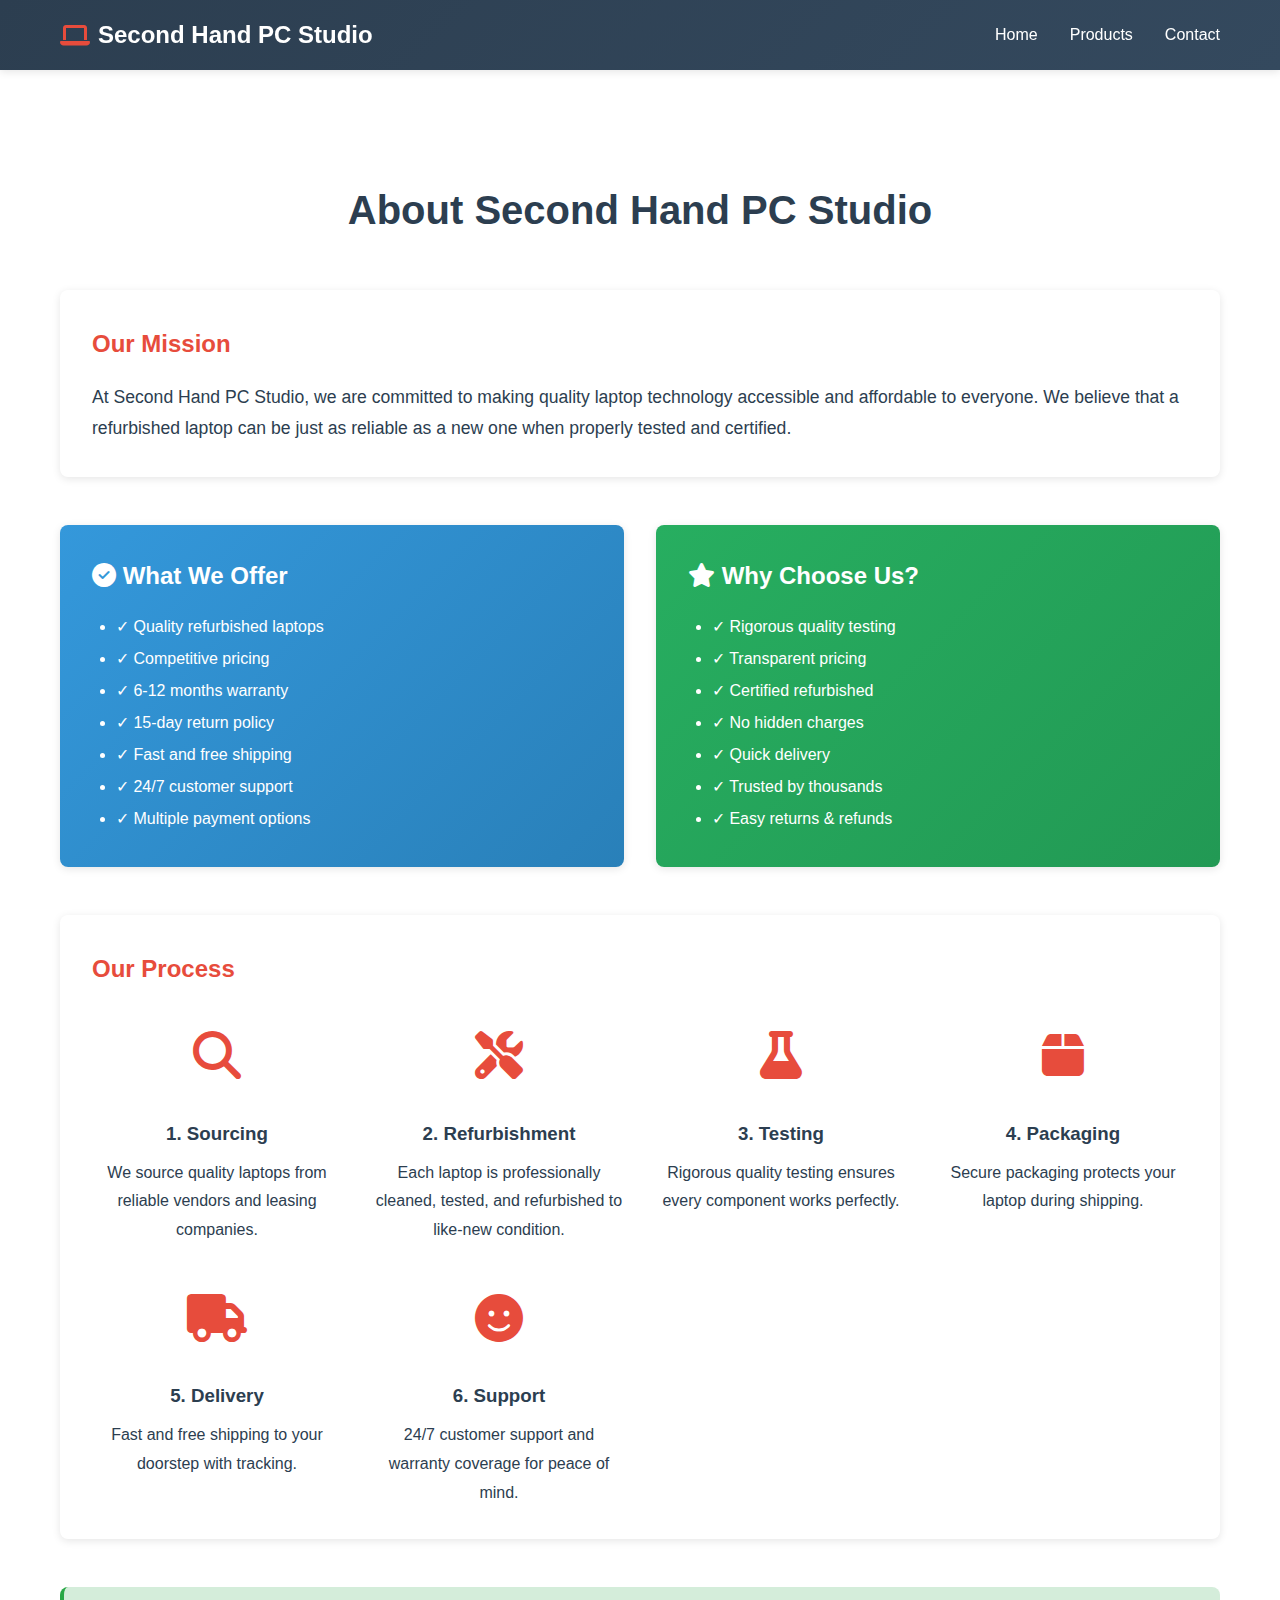
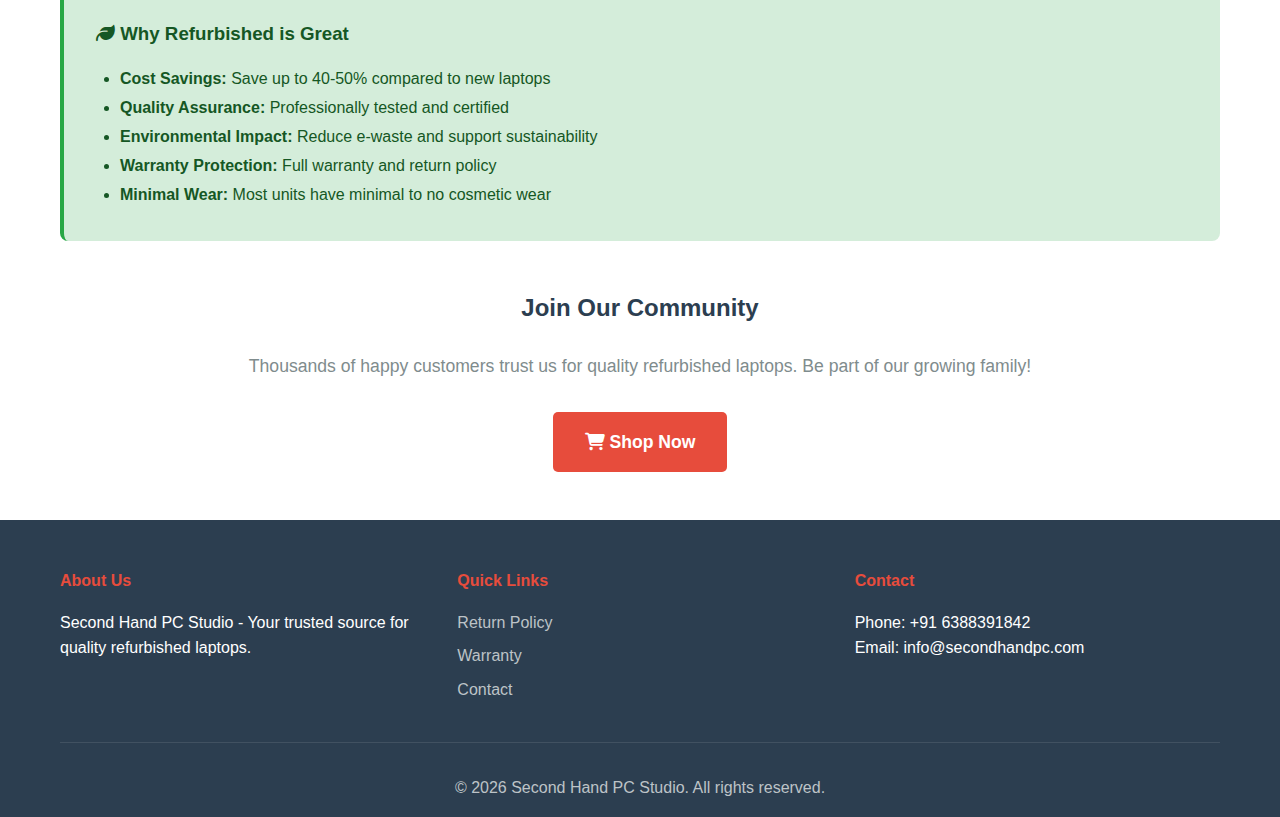
<file: pages/about.html>
<!DOCTYPE html>
<html lang="en">
<head>
    <meta charset="UTF-8">
    <meta name="viewport" content="width=device-width, initial-scale=1.0">
    <title>About Us - Second Hand PC Studio</title>
    <link rel="stylesheet" href="../css/style.css">
    <link rel="stylesheet" href="../css/responsive.css">
    <link rel="stylesheet" href="https://cdnjs.cloudflare.com/ajax/libs/font-awesome/6.4.0/css/all.min.css">
</head>
<body>
    <!-- Navigation Bar -->
    <nav class="navbar">
        <div class="container">
            <div class="nav-brand">
                <h1><i class="fas fa-laptop"></i> Second Hand PC Studio</h1>
            </div>
            <ul class="nav-menu">
                <li><a href="../index.html" class="nav-link">Home</a></li>
                <li><a href="../index.html#products" class="nav-link">Products</a></li>
                <li><a href="contact.html" class="nav-link">Contact</a></li>
            </ul>
        </div>
    </nav>

    <!-- About Section -->
    <section style="padding: 3rem 0; margin-top: 60px;">
        <div class="container">
            <h1 style="text-align: center; margin-bottom: 3rem; color: var(--primary-color); font-size: 2.5rem;">About Second Hand PC Studio</h1>

            <div style="background: white; padding: 2rem; border-radius: 8px; box-shadow: var(--shadow); margin-bottom: 3rem; line-height: 1.8;">
                <h2 style="color: var(--secondary-color); margin-bottom: 1rem;">Our Mission</h2>
                <p style="font-size: 1.1rem; color: var(--text-dark);">
                    At Second Hand PC Studio, we are committed to making quality laptop technology accessible and affordable to everyone. 
                    We believe that a refurbished laptop can be just as reliable as a new one when properly tested and certified.
                </p>
            </div>

            <div style="display: grid; grid-template-columns: 1fr 1fr; gap: 2rem; margin-bottom: 3rem;">
                <div style="background: linear-gradient(135deg, #3498db 0%, #2980b9 100%); color: white; padding: 2rem; border-radius: 8px; box-shadow: var(--shadow);">
                    <h3 style="margin-bottom: 1rem; font-size: 1.5rem;">
                        <i class="fas fa-check-circle"></i> What We Offer
                    </h3>
                    <ul style="margin-left: 1.5rem; line-height: 2;">
                        <li>✓ Quality refurbished laptops</li>
                        <li>✓ Competitive pricing</li>
                        <li>✓ 6-12 months warranty</li>
                        <li>✓ 15-day return policy</li>
                        <li>✓ Fast and free shipping</li>
                        <li>✓ 24/7 customer support</li>
                        <li>✓ Multiple payment options</li>
                    </ul>
                </div>

                <div style="background: linear-gradient(135deg, #27ae60 0%, #229954 100%); color: white; padding: 2rem; border-radius: 8px; box-shadow: var(--shadow);">
                    <h3 style="margin-bottom: 1rem; font-size: 1.5rem;">
                        <i class="fas fa-star"></i> Why Choose Us?
                    </h3>
                    <ul style="margin-left: 1.5rem; line-height: 2;">
                        <li>✓ Rigorous quality testing</li>
                        <li>✓ Transparent pricing</li>
                        <li>✓ Certified refurbished</li>
                        <li>✓ No hidden charges</li>
                        <li>✓ Quick delivery</li>
                        <li>✓ Trusted by thousands</li>
                        <li>✓ Easy returns & refunds</li>
                    </ul>
                </div>
            </div>

            <div style="background: white; padding: 2rem; border-radius: 8px; box-shadow: var(--shadow); margin-bottom: 3rem; line-height: 1.8;">
                <h2 style="color: var(--secondary-color); margin-bottom: 1.5rem;">Our Process</h2>
                <div style="display: grid; grid-template-columns: repeat(auto-fit, minmax(250px, 1fr)); gap: 2rem;">
                    <div style="text-align: center;">
                        <div style="font-size: 3rem; color: var(--secondary-color); margin-bottom: 1rem;">
                            <i class="fas fa-search"></i>
                        </div>
                        <h3 style="color: var(--primary-color); margin-bottom: 0.5rem;">1. Sourcing</h3>
                        <p>We source quality laptops from reliable vendors and leasing companies.</p>
                    </div>

                    <div style="text-align: center;">
                        <div style="font-size: 3rem; color: var(--secondary-color); margin-bottom: 1rem;">
                            <i class="fas fa-tools"></i>
                        </div>
                        <h3 style="color: var(--primary-color); margin-bottom: 0.5rem;">2. Refurbishment</h3>
                        <p>Each laptop is professionally cleaned, tested, and refurbished to like-new condition.</p>
                    </div>

                    <div style="text-align: center;">
                        <div style="font-size: 3rem; color: var(--secondary-color); margin-bottom: 1rem;">
                            <i class="fas fa-flask"></i>
                        </div>
                        <h3 style="color: var(--primary-color); margin-bottom: 0.5rem;">3. Testing</h3>
                        <p>Rigorous quality testing ensures every component works perfectly.</p>
                    </div>

                    <div style="text-align: center;">
                        <div style="font-size: 3rem; color: var(--secondary-color); margin-bottom: 1rem;">
                            <i class="fas fa-box"></i>
                        </div>
                        <h3 style="color: var(--primary-color); margin-bottom: 0.5rem;">4. Packaging</h3>
                        <p>Secure packaging protects your laptop during shipping.</p>
                    </div>

                    <div style="text-align: center;">
                        <div style="font-size: 3rem; color: var(--secondary-color); margin-bottom: 1rem;">
                            <i class="fas fa-truck"></i>
                        </div>
                        <h3 style="color: var(--primary-color); margin-bottom: 0.5rem;">5. Delivery</h3>
                        <p>Fast and free shipping to your doorstep with tracking.</p>
                    </div>

                    <div style="text-align: center;">
                        <div style="font-size: 3rem; color: var(--secondary-color); margin-bottom: 1rem;">
                            <i class="fas fa-smile"></i>
                        </div>
                        <h3 style="color: var(--primary-color); margin-bottom: 0.5rem;">6. Support</h3>
                        <p>24/7 customer support and warranty coverage for peace of mind.</p>
                    </div>
                </div>
            </div>

            <div style="background: #d4edda; color: #155724; padding: 2rem; border-radius: 8px; border-left: 4px solid #28a745;">
                <h3 style="margin-bottom: 1rem;">
                    <i class="fas fa-leaf"></i> Why Refurbished is Great
                </h3>
                <ul style="margin-left: 1.5rem; line-height: 1.8;">
                    <li><strong>Cost Savings:</strong> Save up to 40-50% compared to new laptops</li>
                    <li><strong>Quality Assurance:</strong> Professionally tested and certified</li>
                    <li><strong>Environmental Impact:</strong> Reduce e-waste and support sustainability</li>
                    <li><strong>Warranty Protection:</strong> Full warranty and return policy</li>
                    <li><strong>Minimal Wear:</strong> Most units have minimal to no cosmetic wear</li>
                </ul>
            </div>

            <div style="text-align: center; margin-top: 3rem;">
                <h2 style="color: var(--primary-color); margin-bottom: 1.5rem;">Join Our Community</h2>
                <p style="color: var(--text-light); margin-bottom: 2rem; font-size: 1.1rem;">
                    Thousands of happy customers trust us for quality refurbished laptops. Be part of our growing family!
                </p>
                <a href="../index.html#products" class="btn btn-primary" style="font-size: 1.1rem; padding: 1rem 2rem;">
                    <i class="fas fa-shopping-cart"></i> Shop Now
                </a>
            </div>
        </div>
    </section>

    <!-- Footer -->
    <footer class="footer">
        <div class="container">
            <div class="footer-grid">
                <div class="footer-col">
                    <h4>About Us</h4>
                    <p>Second Hand PC Studio - Your trusted source for quality refurbished laptops.</p>
                </div>
                <div class="footer-col">
                    <h4>Quick Links</h4>
                    <ul>
                        <li><a href="return-policy.html">Return Policy</a></li>
                        <li><a href="warranty.html">Warranty</a></li>
                        <li><a href="contact.html">Contact</a></li>
                    </ul>
                </div>
                <div class="footer-col">
                    <h4>Contact</h4>
                    <p>Phone: +91 6388391842</p>
                    <p>Email: info@secondhandpc.com</p>
                </div>
            </div>
            <div class="footer-bottom">
                <p>&copy; 2026 Second Hand PC Studio. All rights reserved.</p>
            </div>
        </div>
    </footer>
</body>
</html>
</file>
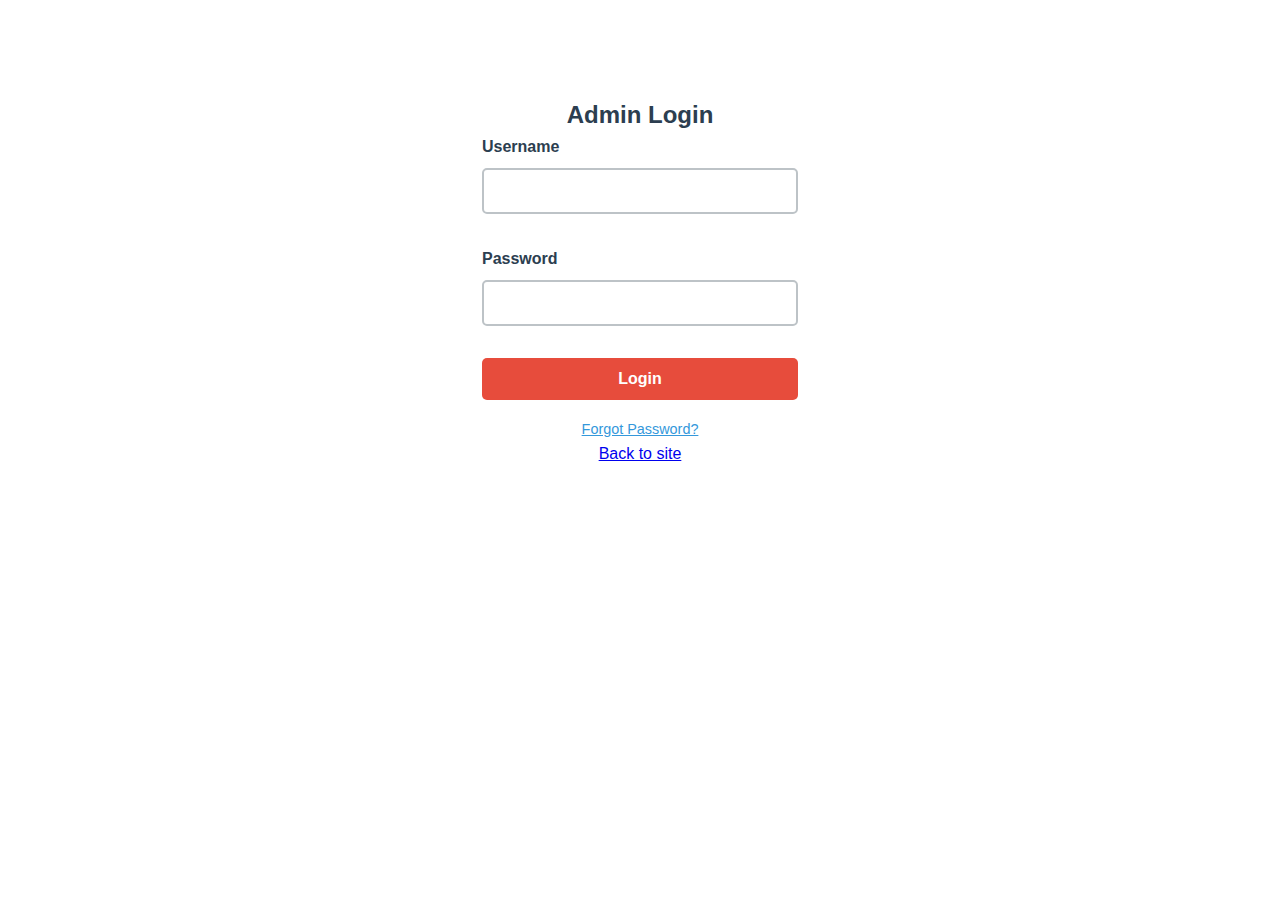
<file: pages/admin-login.html>
<!DOCTYPE html>
<html lang="en">
<head>
    <meta charset="UTF-8">
    <meta name="viewport" content="width=device-width, initial-scale=1.0">
    <title>Admin Login - Second Hand PC Studio</title>
    <link rel="stylesheet" href="../css/style.css">
    <link rel="stylesheet" href="../css/responsive.css">
    <link rel="stylesheet" href="https://cdnjs.cloudflare.com/ajax/libs/font-awesome/6.4.0/css/all.min.css">
    <script src="auth.js"></script>
</head>
<body>
    <div class="container" style="max-width:420px; margin:4rem auto;">
        <div class="card" style="padding:2rem;">
            <h2 style="text-align:center;">Admin Login</h2>
            <form id="adminLoginPageForm">
                <div class="form-group">
                    <label>Username</label>
                    <input id="adminUsernameInput" type="text" class="form-input" required>
                </div>
                <div class="form-group">
                    <label>Password</label>
                    <input id="adminPasswordInput" type="password" class="form-input" required>
                </div>
                <button type="submit" class="btn btn-primary btn-block">Login</button>
                <p style="text-align:center; margin-top:1rem;">
                    <a href="#" onclick="showForgotPasswordModal(event)" style="color: #3498db; font-size: 0.9rem;">Forgot Password?</a>
                </p>
                <p style="text-align:center;">
                    <a href="../index.html">Back to site</a>
                </p>
            </form>
        </div>
    </div>

    <!-- Forgot Password Modal -->
    <div id="forgotPasswordModal" style="display: none; position: fixed; top: 0; left: 0; width: 100%; height: 100%; background: rgba(0,0,0,0.5); z-index: 1000;">
        <div style="background: white; max-width: 400px; margin: 5rem auto; padding: 2rem; border-radius: 8px;">
            <div style="display: flex; justify-content: space-between; align-items: center; margin-bottom: 1.5rem;">
                <h3 style="margin: 0;">Reset Password</h3>
                <button type="button" onclick="closeForgotPasswordModal()" style="background: none; border: none; font-size: 1.5rem; cursor: pointer;">&times;</button>
            </div>
            
            <!-- Step 1: Enter Email -->
            <div id="step1EmailDiv">
                <div class="form-group">
                    <label>Admin Email</label>
                    <input id="resetEmailInput" type="email" class="form-input" placeholder="yadavabhinav551@gmail.com" required>
                </div>
                <button type="button" class="btn btn-primary btn-block" onclick="requestPasswordReset()">Send Reset Code</button>
            </div>

            <!-- Step 2: Enter Reset Code & New Password -->
            <div id="step2ResetDiv" style="display: none;">
                <div class="form-group">
                    <label>Reset Code (Check your terminal/console)</label>
                    <input id="resetCodeInput" type="text" class="form-input" placeholder="Enter 6-digit code" required>
                </div>
                <div class="form-group">
                    <label>New Password</label>
                    <input id="newPasswordInput" type="password" class="form-input" placeholder="Enter new password" required>
                </div>
                <button type="button" class="btn btn-primary btn-block" onclick="resetPasswordSubmit()">Reset Password</button>
                <button type="button" class="btn btn-secondary btn-block" style="margin-top: 0.5rem;" onclick="resetStep1()">Back</button>
            </div>

            <div id="resetStatusDiv" style="margin-top: 1rem; padding: 0.5rem; border-radius: 5px; display: none;"></div>
        </div>
    </div>

    <script>
        // API Configuration - Auto-detect environment
        let API_URL;
        if (window.location.hostname === 'localhost' || window.location.hostname === '127.0.0.1') {
            API_URL = 'http://127.0.0.1:5000/api';
        } else {
            API_URL = 'https://pcstudio-abhi-1.onrender.com/api';
        }

        // Login Form
        document.getElementById('adminLoginPageForm').addEventListener('submit', async function(e) {
            e.preventDefault();
            const username = document.getElementById('adminUsernameInput').value.trim();
            const password = document.getElementById('adminPasswordInput').value.trim();
            if (!username || !password) {
                alert('Please enter username and password');
                return;
            }

            try {
                const res = await fetch(`${API_URL}/admin/login`, {
                    method: 'POST',
                    headers: { 'Content-Type': 'application/json' },
                    body: JSON.stringify({ username, password })
                });
                const data = await res.json();
                if (data.success) {
                    try { setToken(data.token); } catch (e) { localStorage.setItem('adminToken', data.token); }
                    localStorage.setItem('admin', JSON.stringify(data.admin));
                    sessionStorage.setItem('adminLoggedIn', 'true');
                    sessionStorage.setItem('adminUsername', data.admin.username || username);
                    alert('Login successful — redirecting to dashboard');
                    window.location.href = 'admin.html';
                } else {
                    alert('Login failed: ' + (data.message || 'Invalid credentials'));
                }
            } catch (err) {
                alert('Login error: ' + err.message);
            }
        });

        // Forgot Password Functions
        function showForgotPasswordModal(e) {
            e.preventDefault();
            document.getElementById('forgotPasswordModal').style.display = 'block';
            document.getElementById('step1EmailDiv').style.display = 'block';
            document.getElementById('step2ResetDiv').style.display = 'none';
            document.getElementById('resetStatusDiv').style.display = 'none';
        }

        function closeForgotPasswordModal() {
            document.getElementById('forgotPasswordModal').style.display = 'none';
            resetStep1();
        }

        function resetStep1() {
            document.getElementById('resetEmailInput').value = '';
            document.getElementById('resetCodeInput').value = '';
            document.getElementById('newPasswordInput').value = '';
            document.getElementById('step1EmailDiv').style.display = 'block';
            document.getElementById('step2ResetDiv').style.display = 'none';
            document.getElementById('resetStatusDiv').style.display = 'none';
        }

        async function requestPasswordReset() {
            const email = document.getElementById('resetEmailInput').value.trim();
            const statusDiv = document.getElementById('resetStatusDiv');

            if (!email) {
                statusDiv.style.display = 'block';
                statusDiv.style.background = '#ffebee';
                statusDiv.style.color = '#c62828';
                statusDiv.innerHTML = 'Please enter your email';
                return;
            }

            try {
                const res = await fetch(`${API_URL}/admin/forgot-password`, {
                    method: 'POST',
                    headers: { 'Content-Type': 'application/json' },
                    body: JSON.stringify({ email })
                });
                const data = await res.json();

                if (data.success) {
                    statusDiv.style.display = 'block';
                    statusDiv.style.background = '#e8f5e9';
                    statusDiv.style.color = '#2e7d32';
                    statusDiv.innerHTML = `✅ ${data.message}<br><small>Code: <strong>${data.resetCode}</strong></small>`;
                    
                    // Show step 2
                    setTimeout(() => {
                        document.getElementById('step1EmailDiv').style.display = 'none';
                        document.getElementById('step2ResetDiv').style.display = 'block';
                    }, 1500);
                } else {
                    statusDiv.style.display = 'block';
                    statusDiv.style.background = '#ffebee';
                    statusDiv.style.color = '#c62828';
                    statusDiv.innerHTML = '❌ ' + (data.message || 'Error occurred');
                }
            } catch (err) {
                statusDiv.style.display = 'block';
                statusDiv.style.background = '#ffebee';
                statusDiv.style.color = '#c62828';
                statusDiv.innerHTML = '❌ Error: ' + err.message;
            }
        }

        async function resetPasswordSubmit() {
            const email = document.getElementById('resetEmailInput').value.trim();
            const resetCode = document.getElementById('resetCodeInput').value.trim();
            const newPassword = document.getElementById('newPasswordInput').value.trim();
            const statusDiv = document.getElementById('resetStatusDiv');

            if (!email || !resetCode || !newPassword) {
                statusDiv.style.display = 'block';
                statusDiv.style.background = '#ffebee';
                statusDiv.style.color = '#c62828';
                statusDiv.innerHTML = 'Please fill all fields';
                return;
            }

            if (newPassword.length < 6) {
                statusDiv.style.display = 'block';
                statusDiv.style.background = '#ffebee';
                statusDiv.style.color = '#c62828';
                statusDiv.innerHTML = 'Password must be at least 6 characters';
                return;
            }

            try {
                const res = await fetch(`${API_URL}/admin/reset-password`, {
                    method: 'POST',
                    headers: { 'Content-Type': 'application/json' },
                    body: JSON.stringify({ email, resetCode, newPassword })
                });
                const data = await res.json();

                if (data.success) {
                    statusDiv.style.display = 'block';
                    statusDiv.style.background = '#e8f5e9';
                    statusDiv.style.color = '#2e7d32';
                    statusDiv.innerHTML = '✅ ' + data.message;
                    
                    setTimeout(() => {
                        closeForgotPasswordModal();
                        alert('Password reset successful! Please login with your new password.');
                        document.getElementById('adminPasswordInput').value = '';
                    }, 1500);
                } else {
                    statusDiv.style.display = 'block';
                    statusDiv.style.background = '#ffebee';
                    statusDiv.style.color = '#c62828';
                    statusDiv.innerHTML = '❌ ' + (data.message || 'Error occurred');
                }
            } catch (err) {
                statusDiv.style.display = 'block';
                statusDiv.style.background = '#ffebee';
                statusDiv.style.color = '#c62828';
                statusDiv.innerHTML = '❌ Error: ' + err.message;
            }
        }

        // Close modal when clicking outside
        window.addEventListener('click', function(event) {
            const modal = document.getElementById('forgotPasswordModal');
            if (event.target === modal) {
                closeForgotPasswordModal();
            }
        });
    </script>
</body>
</html>
</file>
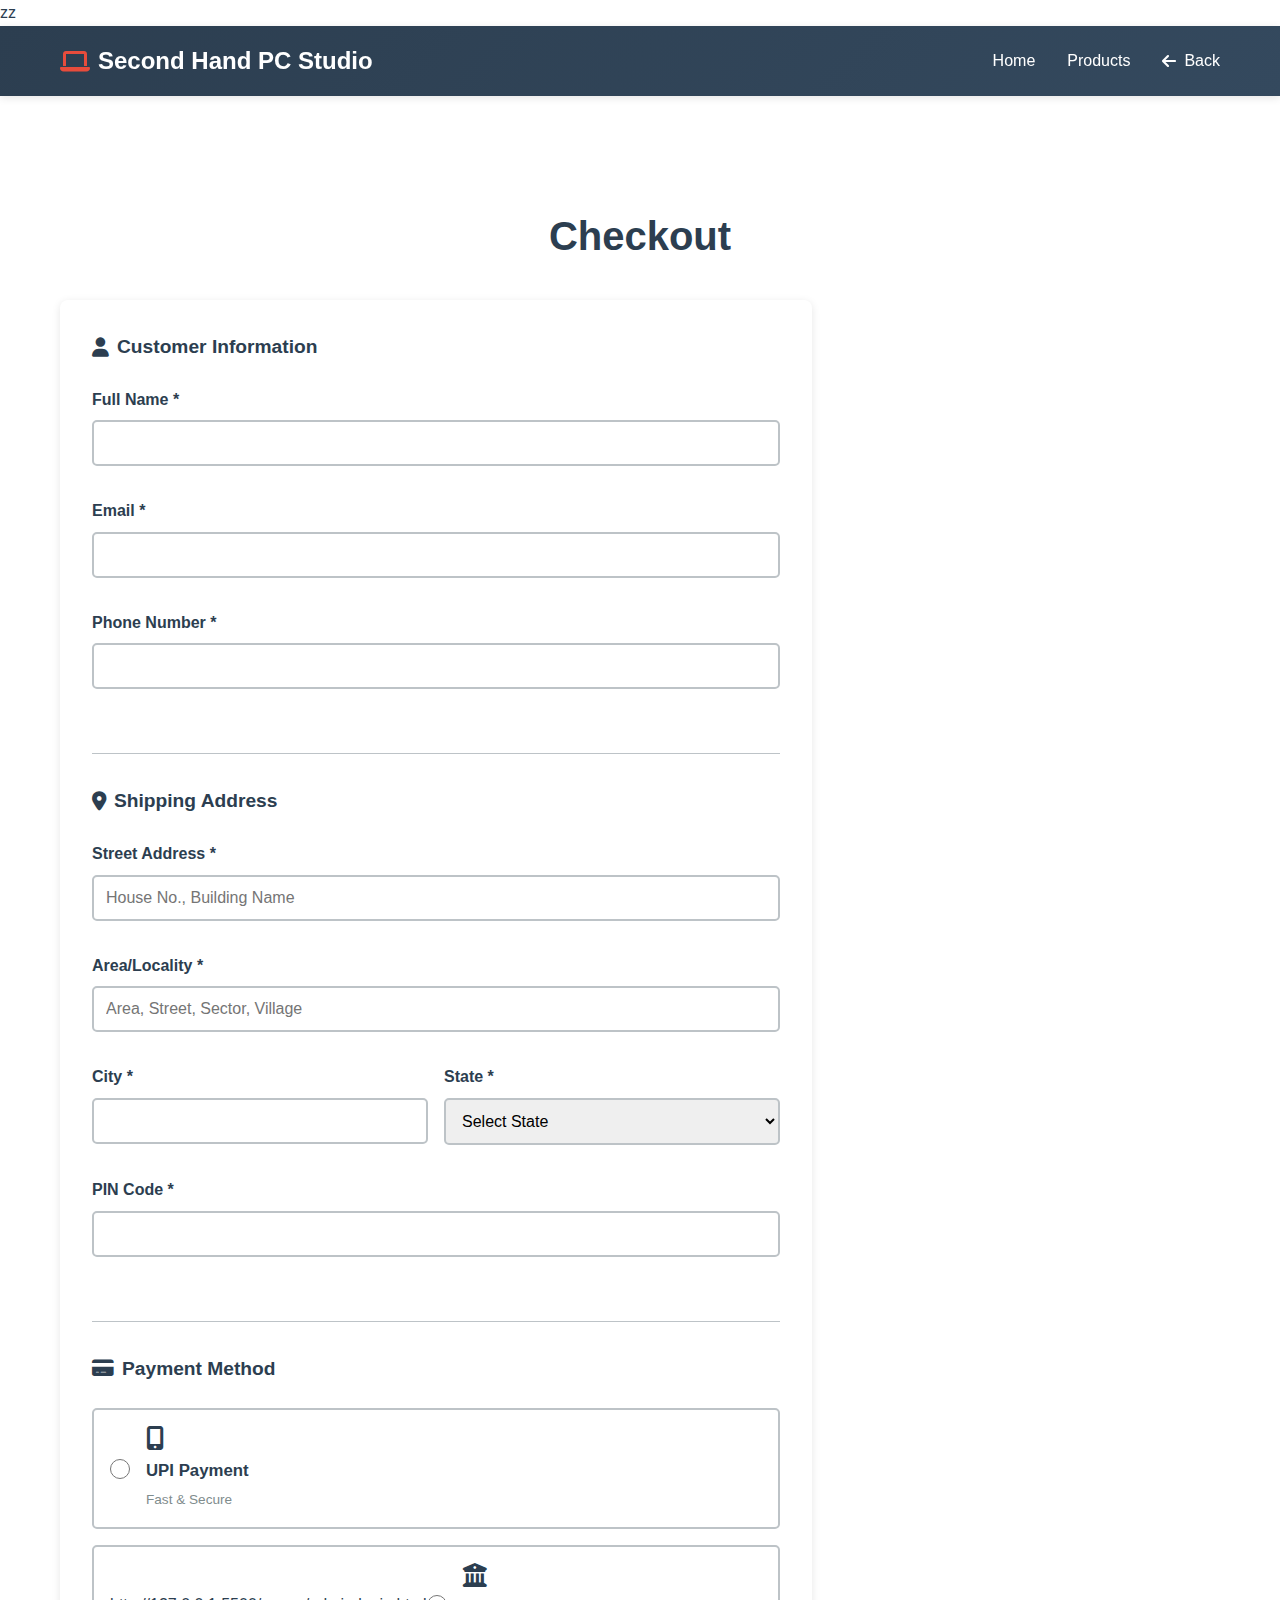
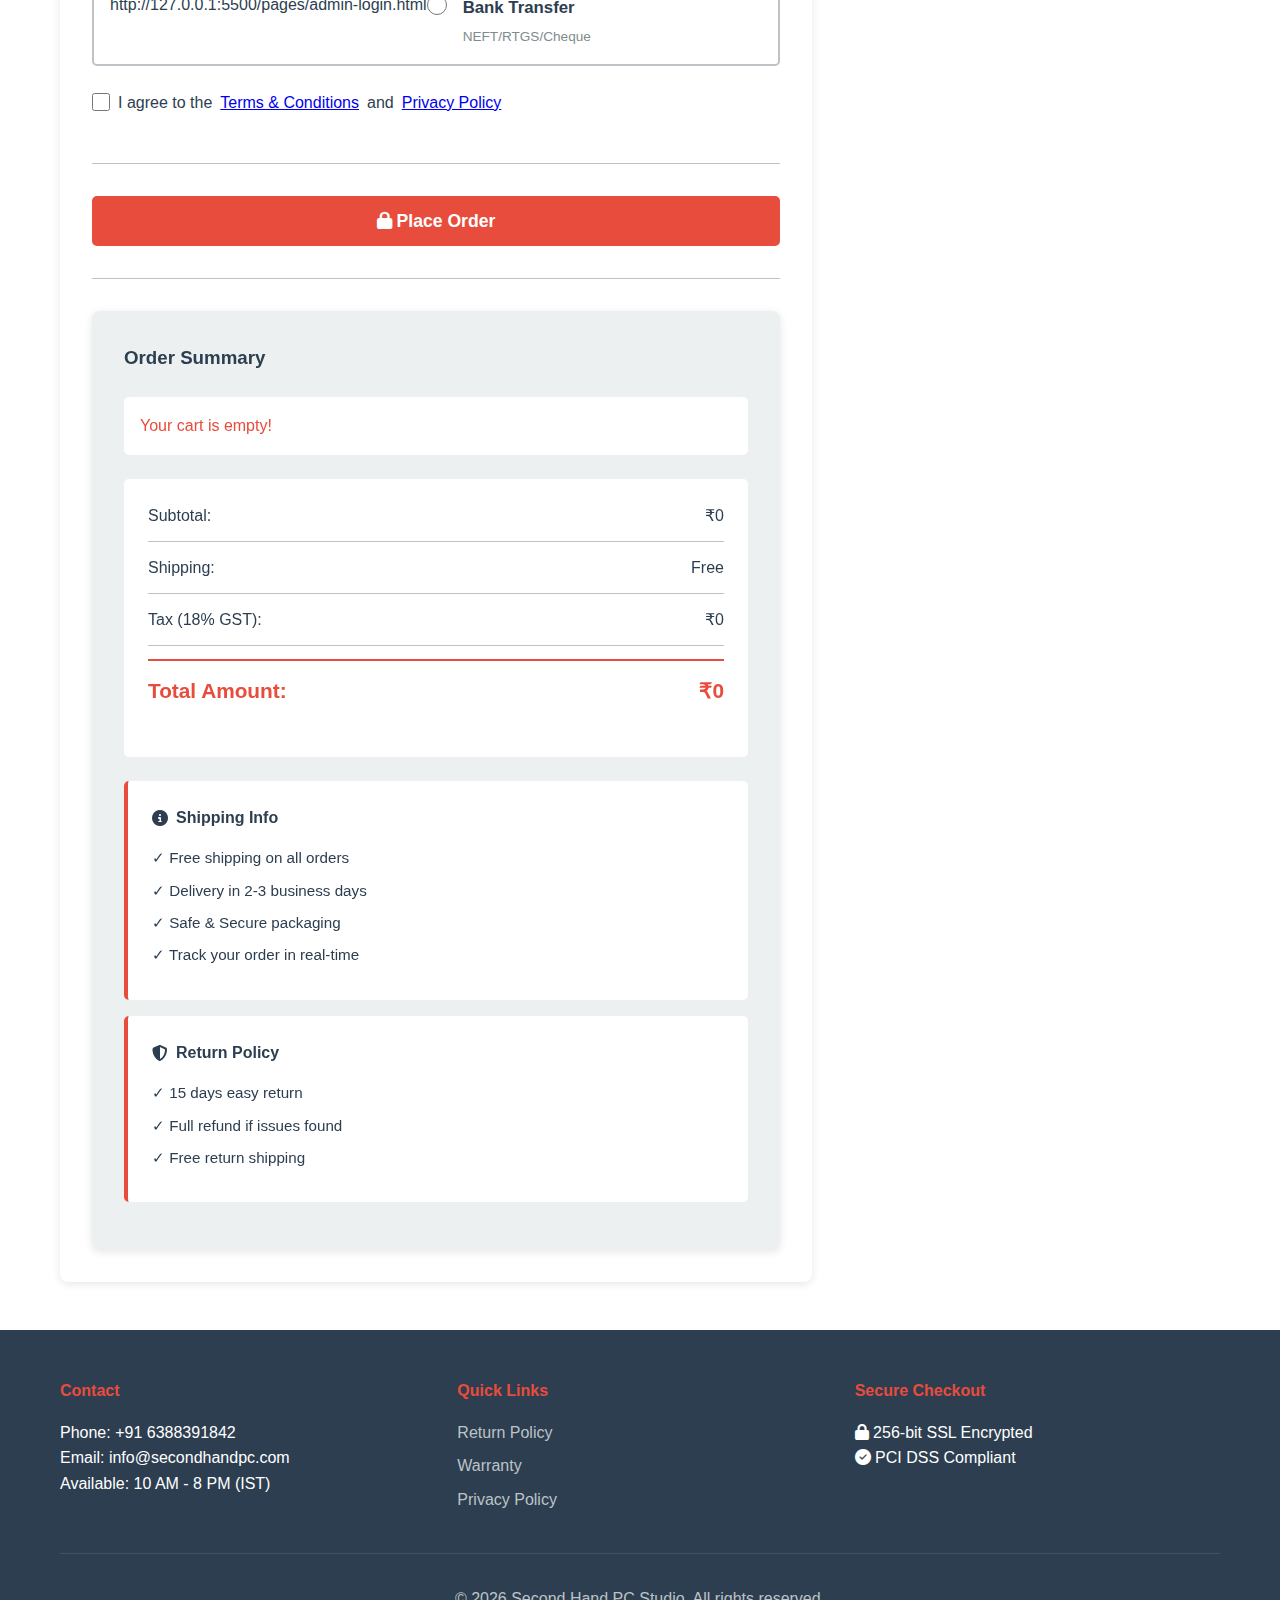
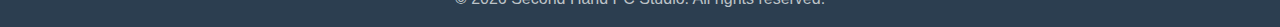
<file: pages/checkout.html>
zz<!DOCTYPE html>
<html lang="en">
<head>
    <meta charset="UTF-8">
    <meta name="viewport" content="width=device-width, initial-scale=1.0">
    <title>Checkout - Second Hand PC Studio</title>
    <link rel="stylesheet" href="../css/style.css">
    <link rel="stylesheet" href="../css/responsive.css">
    <link rel="stylesheet" href="https://cdnjs.cloudflare.com/ajax/libs/font-awesome/6.4.0/css/all.min.css">
</head>
<body>
    <!-- Navigation Bar -->
    <nav class="navbar">
        <div class="container">
            <div class="nav-brand">
                <h1><i class="fas fa-laptop"></i> Second Hand PC Studio</h1>
            </div>
            <div class="nav-toggle" id="navToggle">
                <span></span>
                <span></span>
                <span></span>
            </div>
            <ul class="nav-menu" id="navMenu">
                <li><a href="../index.html" class="nav-link">Home</a></li>
                <li><a href="../index.html#products" class="nav-link">Products</a></li>
                <li><a href="#" onclick="history.back()" class="nav-link"><i class="fas fa-arrow-left"></i> Back</a></li>
            </ul>
        </div>
    </nav>

    <!-- Checkout Section -->
    <section class="checkout-section">
        <div class="container">
            <h2>Checkout</h2>
            <div class="checkout-grid">
                <!-- Left Column: Shipping & Payment -->
                <div class="checkout-form-col">
                    <!-- Customer Info -->
                    <div class="form-section">
                        <h3><i class="fas fa-user"></i> Customer Information</h3>
                        <form id="customerInfoForm">
                            <div class="form-group">
                                <label>Full Name *</label>
                                <input type="text" id="customerName" required class="form-input">
                            </div>
                            <div class="form-group">
                                <label>Email *</label>
                                <input type="email" id="customerEmail" required class="form-input">
                            </div>
                            <div class="form-group">
                                <label>Phone Number *</label>
                                <input type="tel" id="customerPhone" required class="form-input">
                            </div>
                        </form>
                    </div>

                    <!-- Shipping Address -->
                    <div class="form-section">
                        <h3><i class="fas fa-map-marker-alt"></i> Shipping Address</h3>
                        <form id="shippingForm">
                            <div class="form-group">
                                <label>Street Address *</label>
                                <input type="text" id="address" placeholder="House No., Building Name" required class="form-input">
                            </div>
                            <div class="form-group">
                                <label>Area/Locality *</label>
                                <input type="text" id="area" placeholder="Area, Street, Sector, Village" required class="form-input">
                            </div>
                            <div class="form-row">
                                <div class="form-group">
                                    <label>City *</label>
                                    <input type="text" id="city" required class="form-input">
                                </div>
                                <div class="form-group">
                                    <label>State *</label>
                                    <select id="state" required class="form-input">
                                        <option value="">Select State</option>
                                        <option value="Andhra Pradesh">Andhra Pradesh</option>
                                        <option value="Arunachal Pradesh">Arunachal Pradesh</option>
                                        <option value="Assam">Assam</option>
                                        <option value="Bihar">Bihar</option>
                                        <option value="Chhattisgarh">Chhattisgarh</option>
                                        <option value="Goa">Goa</option>
                                        <option value="Gujarat">Gujarat</option>
                                        <option value="Haryana">Haryana</option>
                                        <option value="Himachal Pradesh">Himachal Pradesh</option>
                                        <option value="Jharkhand">Jharkhand</option>
                                        <option value="Karnataka">Karnataka</option>
                                        <option value="Kerala">Kerala</option>
                                        <option value="Madhya Pradesh">Madhya Pradesh</option>
                                        <option value="Maharashtra">Maharashtra</option>
                                        <option value="Manipur">Manipur</option>
                                        <option value="Meghalaya">Meghalaya</option>
                                        <option value="Mizoram">Mizoram</option>
                                        <option value="Nagaland">Nagaland</option>
                                        <option value="Odisha">Odisha</option>
                                        <option value="Punjab">Punjab</option>
                                        <option value="Rajasthan">Rajasthan</option>
                                        <option value="Sikkim">Sikkim</option>
                                        <option value="Tamil Nadu">Tamil Nadu</option>
                                        <option value="Telangana">Telangana</option>
                                        <option value="Tripura">Tripura</option>
                                        <option value="Uttar Pradesh">Uttar Pradesh</option>
                                        <option value="Uttarakhand">Uttarakhand</option>
                                        <option value="West Bengal">West Bengal</option>
                                    </select>
                                </div>
                            </div>
                            <div class="form-group">
                                <label>PIN Code *</label>
                                <input type="text" id="pincode" pattern="[0-9]{6}" required class="form-input">
                            </div>
                        </form>
                    </div>

                    <!-- Payment Method -->
                    <div class="form-section">
                        <h3><i class="fas fa-credit-card"></i> Payment Method</h3>
                        <div class="payment-methods">
                            <label class="payment-option">
                                <input type="radio" name="paymentMethod" value="upi" required>
                                <span class="payment-label">
                                    <i class="fas fa-mobile-alt"></i>
                                    <strong>UPI Payment</strong>
                                    <small>Fast & Secure</small>
                                </span>
                            </label>
                            <label class="payment-option">
                                    http://127.0.0.1:5500/pages/admin-login.html                                    <input type="radio" name="paymentMethod" value="bank">
                                    <span class="payment-label">
                                        <i class="fas fa-bank"></i>
                                        <strong>Bank Transfer</strong>
                                        <small>NEFT/RTGS/Cheque</small>
                        <div id="upiSection" style="display: none;">
                            <div style="background: #e8f4f8; padding: 1rem; border-radius: 5px; margin-bottom: 1rem; border-left: 4px solid #3498db;">
                                <h4 style="margin-top: 0; color: #2c3e50;"><i class="fas fa-qrcode"></i> Admin UPI Details</h4>
                                <div id="upiDetailsDisplay" style="color: #2c3e50;">
                                    <p>Loading payment details...</p>
                                </div>
                            </div>
                            <div class="form-group">
                                <label>Transaction ID (after UPI payment) *</label>
                                <input type="text" id="upiTransactionId" placeholder="Enter UPI Reference Number" class="form-input">
                                <small style="color: #7f8c8d;">Eg: UPI123456789012345</small>
                            </div>
                            <div class="form-group">
                                <label>Upload Payment Proof (Screenshot) *</label>
                                <input type="file" id="upiProofFile" accept="image/*" class="form-input" required>
                                <small style="color: #7f8c8d;">Upload screenshot of successful payment (JPG, PNG)</small>
                            </div>
                        </div>

                        <!-- Bank Transfer Section -->
                        <div id="bankSection" style="display: none;">
                            <div style="background: #e8f4f8; padding: 1rem; border-radius: 5px; margin-bottom: 1rem; border-left: 4px solid #3498db;">
                                <h4 style="margin-top: 0; color: #2c3e50;"><i class="fas fa-bank"></i> Admin Bank Details</h4>
                                <div id="bankDetailsDisplay" style="color: #2c3e50;">
                                    <p>Loading payment details...</p>
                                </div>
                            </div>
                            <div class="form-group">
                                <label>Transaction ID/Reference Number *</label>
                                <input type="text" id="bankTransactionId" placeholder="Enter Bank Transfer Reference" class="form-input">
                                <small style="color: #7f8c8d;">Eg: NEFT123456 or Cheque Number</small>
                            </div>
                            <div class="form-group">
                                <label>Upload Payment Proof (Screenshot/Photo) *</label>
                                <input type="file" id="bankProofFile" accept="image/*" class="form-input" required>
                                <small style="color: #7f8c8d;">Upload screenshot or photo of payment confirmation (JPG, PNG)</small>
                            </div>
                        </div>

                        <!-- Card Section - REMOVED -->
                        <!-- Use Bank Transfer instead of credit card for manual payment -->

                    </div>

                    <!-- Terms & Conditions -->
                    <div class="form-section">
                        <label class="checkbox-label">
                            <input type="checkbox" id="agreeTerms" required>
                            I agree to the <a href="terms.html" target="_blank">Terms & Conditions</a> and <a href="privacy.html" target="_blank">Privacy Policy</a>
                        </label>
                    </div>

                    <button class="btn btn-primary btn-block" style="height: 50px; font-size: 1.1rem; margin-top: 2rem;" onclick="placeOrder()">
                        <i class="fas fa-lock"></i> Place Order
                    </button>
                </div>

                <!-- Right Column: Order Summary -->
                <div class="order-summary-col">
                    <div class="order-summary">
                        <h3>Order Summary</h3>
                        <div id="orderItems" class="order-items">
                            <!-- Cart items will be displayed here -->
                        </div>

                        <div class="summary-box">
                            <div class="summary-row">
                                <span>Subtotal:</span>
                                <span id="summarySubtotal">₹0</span>
                            </div>
                            <div class="summary-row">
                                <span>Shipping:</span>
                                <span id="summaryShipping">Free</span>
                            </div>
                            <div class="summary-row">
                                <span>Tax (18% GST):</span>
                                <span id="summaryTax">₹0</span>
                            </div>
                            <div class="summary-row total">
                                <span>Total Amount:</span>
                                <span id="summaryTotal">₹0</span>
                            </div>
                        </div>

                        <div class="info-box">
                            <h4><i class="fas fa-info-circle"></i> Shipping Info</h4>
                            <p>✓ Free shipping on all orders</p>
                            <p>✓ Delivery in 2-3 business days</p>
                            <p>✓ Safe & Secure packaging</p>
                            <p>✓ Track your order in real-time</p>
                        </div>

                        <div class="info-box">
                            <h4><i class="fas fa-shield-alt"></i> Return Policy</h4>
                            <p>✓ 15 days easy return</p>
                            <p>✓ Full refund if issues found</p>
                            <p>✓ Free return shipping</p>
                        </div>
                    </div>
                </div>
            </div>
        </div>
    </section>

    <!-- Footer -->
    <footer class="footer">
        <div class="container">
            <div class="footer-grid">
                <div class="footer-col">
                    <h4>Contact</h4>
                    <p>Phone: +91 6388391842</p>
                    <p>Email: info@secondhandpc.com</p>
                    <p>Available: 10 AM - 8 PM (IST)</p>
                </div>
                <div class="footer-col">
                    <h4>Quick Links</h4>
                    <ul>
                        <li><a href="return-policy.html">Return Policy</a></li>
                        <li><a href="warranty.html">Warranty</a></li>
                        <li><a href="privacy.html">Privacy Policy</a></li>
                    </ul>
                </div>
                <div class="footer-col">
                    <h4>Secure Checkout</h4>
                    <p><i class="fas fa-lock"></i> 256-bit SSL Encrypted</p>
                    <p><i class="fas fa-check-circle"></i> PCI DSS Compliant</p>
                </div>
            </div>
            <div class="footer-bottom">
                <p>&copy; 2026 Second Hand PC Studio. All rights reserved.</p>
            </div>
        </div>
    </footer>

    <!-- Success Modal -->
    <div id="successModal" class="modal">
        <div class="modal-content" style="text-align: center; max-width: 400px;">
            <div style="font-size: 3rem; color: #27ae60; margin-bottom: 1rem;">
                <i class="fas fa-check-circle"></i>
            </div>
            <h3 style="color: #27ae60;">Order Placed Successfully!</h3>
            <p id="orderNumber" style="font-size: 1.2rem; margin: 1rem 0;"></p>
            <p>Your order has been received. You will receive a confirmation email shortly.</p>
            <p style="color: #7f8c8d; margin-top: 1rem;">An admin will contact you to confirm delivery address and payment details.</p>
            <button class="btn btn-primary" onclick="returnToHome()" style="width: 100%; margin-top: 2rem;">Continue Shopping</button>
        </div>
    </div>

    <!-- Scripts -->
    <script>
        // Load Payment Details for Admin
        function loadPaymentDetails() {
            fetch('http://localhost:5000/api/payment-details')
                .then(res => res.json())
                .then(data => {
                    if (data.success && data.paymentDetails) {
                        // Display UPI details
                        if (data.paymentDetails.upi) {
                            const upi = data.paymentDetails.upi;
                            document.getElementById('upiDetailsDisplay').innerHTML = `
                                <p><strong>UPI ID:</strong> <span style="color: #e74c3c; font-size: 1.1em;">${upi.upiId}</span></p>
                                <p><strong>Owner Name:</strong> ${upi.ownerName}</p>
                            `;
                        } else {
                            document.getElementById('upiDetailsDisplay').innerHTML = '<p style="color: #e74c3c;">Admin has not added UPI details yet. Please use Bank Transfer.</p>';
                        }

                        // Display Bank details
                        if (data.paymentDetails.bank) {
                            const bank = data.paymentDetails.bank;
                            document.getElementById('bankDetailsDisplay').innerHTML = `
                                <p><strong>Bank Name:</strong> ${bank.bankName}</p>
                                <p><strong>Account Holder:</strong> ${bank.accountHolder}</p>
                                <p><strong>Account Number:</strong> XXXXXX${bank.accountNumber}</p>
                                <p><strong>IFSC Code:</strong> ${bank.ifscCode}</p>
                            `;
                        } else {
                            document.getElementById('bankDetailsDisplay').innerHTML = '<p style="color: #e74c3c;">Admin has not added Bank details yet. Please use UPI.</p>';
                        }
                    }
                })
                .catch(err => console.error('Error loading payment details:', err));
        }

        // Setup payment method selection
        document.querySelectorAll('input[name="paymentMethod"]').forEach(radio => {
            radio.addEventListener('change', function() {
                document.getElementById('upiSection').style.display = this.value === 'upi' ? 'block' : 'none';
                document.getElementById('bankSection').style.display = this.value === 'bank' ? 'block' : 'none';
            });
        });

        // Load cart and display order summary
        function loadOrderSummary() {
            const cart = JSON.parse(localStorage.getItem('cart')) || [];
            const orderItems = document.getElementById('orderItems');
            
            if (cart.length === 0) {
                orderItems.innerHTML = '<p style="color: #e74c3c;">Your cart is empty!</p>';
                return;
            }

            let subtotal = 0;
            orderItems.innerHTML = cart.map(item => {
                const itemTotal = item.price * item.quantity;
                subtotal += itemTotal;
                return `
                    <div class="order-item">
                        <div class="order-item-info">
                            <div class="order-item-name">${item.name}</div>
                            <div class="order-item-qty">Qty: ${item.quantity}</div>
                        </div>
                        <div class="order-item-price">₹${itemTotal.toLocaleString()}</div>
                    </div>
                `;
            }).join('');

            // Calculate totals
            const gst = Math.round(subtotal * 0.18);
            const total = subtotal + gst;

            document.getElementById('summarySubtotal').textContent = '₹' + subtotal.toLocaleString();
            document.getElementById('summaryTax').textContent = '₹' + gst.toLocaleString();
            document.getElementById('summaryTotal').textContent = '₹' + total.toLocaleString();
        }

        function placeOrder() {
            // Validate form
            const name = document.getElementById('customerName').value;
            const email = document.getElementById('customerEmail').value;
            const phone = document.getElementById('customerPhone').value;
            const address = document.getElementById('address').value;
            const city = document.getElementById('city').value;
            const state = document.getElementById('state').value;
            const pincode = document.getElementById('pincode').value;
            const agreeTerms = document.getElementById('agreeTerms').checked;
            const paymentMethod = document.querySelector('input[name="paymentMethod"]:checked').value;

            if (!name || !email || !phone || !address || !city || !state || !pincode) {
                alert('Please fill all required fields');
                return;
            }

            if (!agreeTerms) {
                alert('Please agree to Terms & Conditions');
                return;
            }

            // Validate payment method details
            if (paymentMethod === 'upi') {
                const transactionId = document.getElementById('upiTransactionId').value;
                const proofFile = document.getElementById('upiProofFile').files[0];
                if (!transactionId || !proofFile) {
                    alert('Please enter Transaction ID and upload payment proof for UPI');
                    return;
                }
            }

            if (paymentMethod === 'bank') {
                const transactionId = document.getElementById('bankTransactionId').value;
                const proofFile = document.getElementById('bankProofFile').files[0];
                if (!transactionId || !proofFile) {
                    alert('Please enter Transaction ID and upload payment proof for Bank Transfer');
                    return;
                }
            }

            // Create order object
            const cart = JSON.parse(localStorage.getItem('cart')) || [];
            const subtotal = cart.reduce((sum, item) => sum + (item.price * item.quantity), 0);
            const gst = Math.round(subtotal * 0.18);
            const total = subtotal + gst;

            const order = {
                orderId: 'ORDER-' + Date.now(),
                customerName: name,
                customerEmail: email,
                customerPhone: phone,
                shippingAddress: {
                    address: address,
                    area: document.getElementById('area').value,
                    city: city,
                    state: state,
                    pincode: pincode
                },
                items: cart,
                paymentMethod: paymentMethod,
                total: total,
                orderDate: new Date().toLocaleString(),
                status: 'pending'
            };

            // Save order to localStorage
            const orders = JSON.parse(localStorage.getItem('orders')) || [];
            orders.push(order);
            localStorage.setItem('orders', JSON.stringify(orders));

            // Get payment proof file content
            let proofFile, transactionId;
            if (paymentMethod === 'upi') {
                proofFile = document.getElementById('upiProofFile').files[0];
                transactionId = document.getElementById('upiTransactionId').value;
            } else if (paymentMethod === 'bank') {
                proofFile = document.getElementById('bankProofFile').files[0];
                transactionId = document.getElementById('bankTransactionId').value;
            }

            // Read file as base64
            const reader = new FileReader();
            reader.onload = function(e) {
                const paymentProofBase64 = e.target.result;

                // Store payment proof in localStorage
                const paymentProofs = JSON.parse(localStorage.getItem('paymentProofs')) || [];
                paymentProofs.push({
                    orderId: order.orderId,
                    transactionId: transactionId,
                    proofFile: paymentProofBase64,
                    fileName: proofFile.name,
                    uploadedAt: new Date().toISOString(),
                    status: 'pending'
                });
                localStorage.setItem('paymentProofs', JSON.stringify(paymentProofs));

                // Clear cart
                localStorage.removeItem('cart');

                // Show success modal
                const successModal = document.getElementById('successModal');
                document.getElementById('orderNumber').textContent = order.orderId;
                successModal.classList.add('show');

                console.log('New Order:', order);
                console.log('Payment Proof submitted');
                alert('Order placed! Admin will verify your payment proof shortly.\nPlease check your email for updates.');
            };
            
            if (proofFile) {
                reader.readAsDataURL(proofFile);
            }
        }

        function returnToHome() {
            window.location.href = '../index.html';
        }

        // Initialize page
        document.addEventListener('DOMContentLoaded', function() {
            loadOrderSummary();
            loadPaymentDetails();
        });

        // Close modal when clicking outside
        window.addEventListener('click', function(event) {
            const modal = document.getElementById('successModal');
            if (event.target === modal) {
                returnToHome();
            }
        });
    </script>
</body>
</html>
</file>
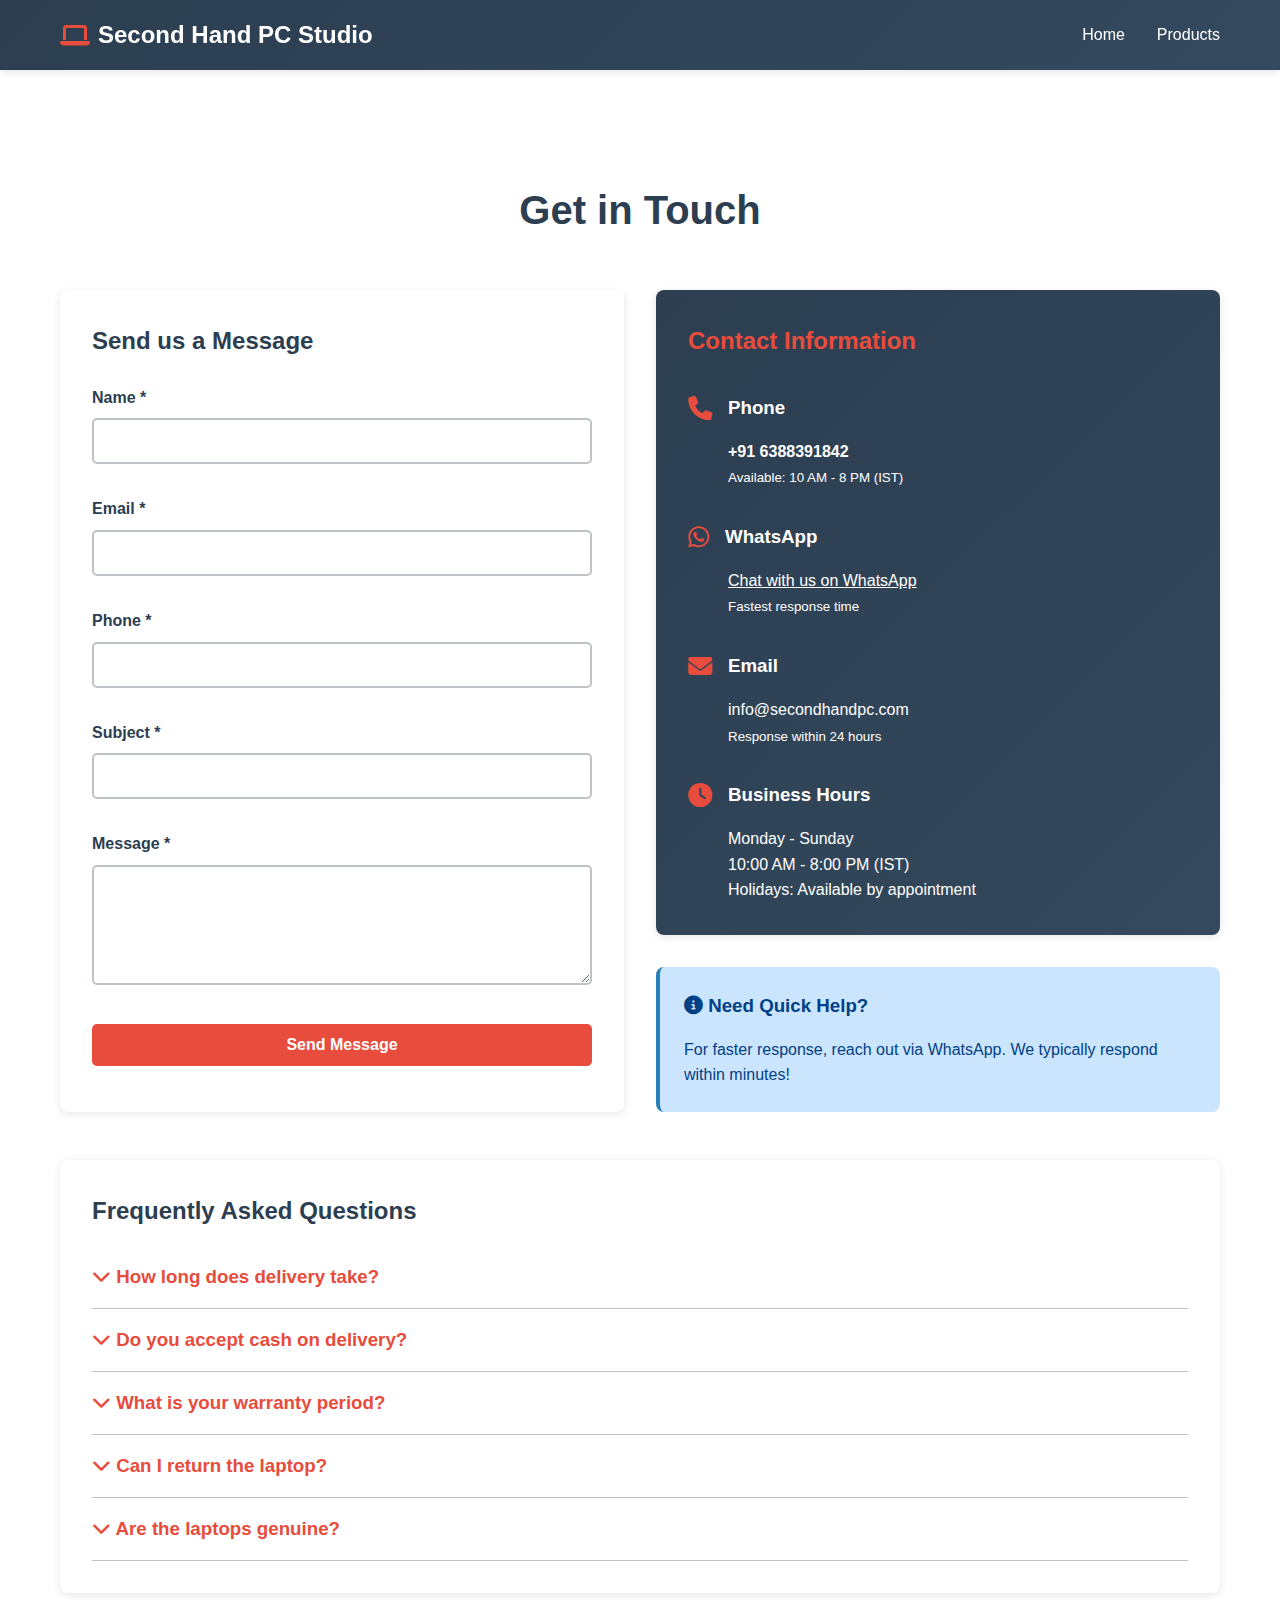
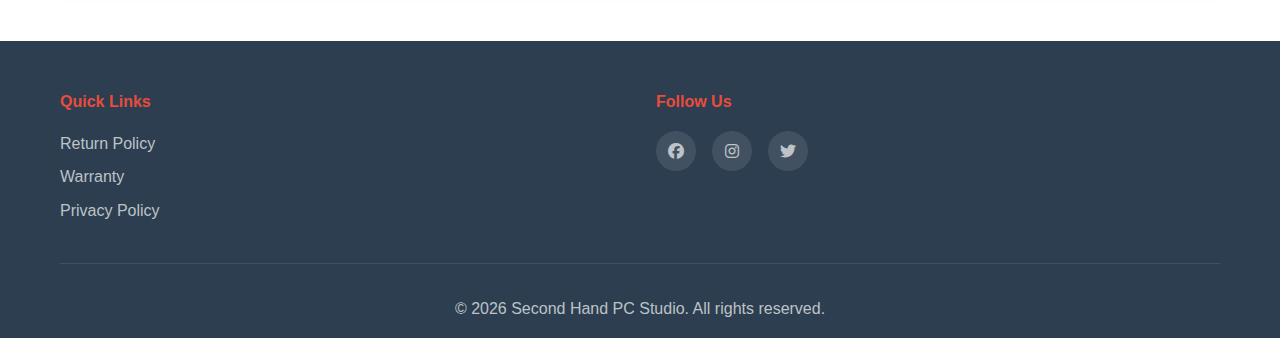
<file: pages/contact.html>
<!DOCTYPE html>
<html lang="en">
<head>
    <meta charset="UTF-8">
    <meta name="viewport" content="width=device-width, initial-scale=1.0">
    <title>Contact Us - Second Hand PC Studio</title>
    <link rel="stylesheet" href="../css/style.css">
    <link rel="stylesheet" href="../css/responsive.css">
    <link rel="stylesheet" href="https://cdnjs.cloudflare.com/ajax/libs/font-awesome/6.4.0/css/all.min.css">
</head>
<body>
    <!-- Navigation Bar -->
    <nav class="navbar">
        <div class="container">
            <div class="nav-brand">
                <h1><i class="fas fa-laptop"></i> Second Hand PC Studio</h1>
            </div>
            <ul class="nav-menu">
                <li><a href="../index.html" class="nav-link">Home</a></li>
                <li><a href="../index.html#products" class="nav-link">Products</a></li>
            </ul>
        </div>
    </nav>

    <!-- Contact Section -->
    <section style="padding: 3rem 0; margin-top: 60px;">
        <div class="container">
            <h1 style="text-align: center; margin-bottom: 3rem; color: var(--primary-color); font-size: 2.5rem;">Get in Touch</h1>

            <div style="display: grid; grid-template-columns: 1fr 1fr; gap: 2rem; margin-bottom: 3rem;">
                <!-- Contact Form -->
                <div style="background: white; padding: 2rem; border-radius: 8px; box-shadow: var(--shadow);">
                    <h2 style="color: var(--primary-color); margin-bottom: 1.5rem;">Send us a Message</h2>
                    <form id="contactForm" onsubmit="handleContactForm(event)">
                        <div style="margin-bottom: 1rem;">
                            <label style="display: block; font-weight: 600; margin-bottom: 0.5rem;">Name *</label>
                            <input type="text" required class="form-input" style="width: 100%;">
                        </div>
                        <div style="margin-bottom: 1rem;">
                            <label style="display: block; font-weight: 600; margin-bottom: 0.5rem;">Email *</label>
                            <input type="email" required class="form-input" style="width: 100%;">
                        </div>
                        <div style="margin-bottom: 1rem;">
                            <label style="display: block; font-weight: 600; margin-bottom: 0.5rem;">Phone *</label>
                            <input type="tel" required class="form-input" style="width: 100%;">
                        </div>
                        <div style="margin-bottom: 1rem;">
                            <label style="display: block; font-weight: 600; margin-bottom: 0.5rem;">Subject *</label>
                            <input type="text" required class="form-input" style="width: 100%;">
                        </div>
                        <div style="margin-bottom: 1rem;">
                            <label style="display: block; font-weight: 600; margin-bottom: 0.5rem;">Message *</label>
                            <textarea required class="form-input" style="width: 100%; height: 120px; resize: vertical; padding: 0.75rem;"></textarea>
                        </div>
                        <button type="submit" class="btn btn-primary btn-block">Send Message</button>
                    </form>
                </div>

                <!-- Contact Info -->
                <div>
                    <div style="background: linear-gradient(135deg, #2c3e50 0%, #34495e 100%); color: white; padding: 2rem; border-radius: 8px; margin-bottom: 2rem; box-shadow: var(--shadow);">
                        <h2 style="margin-bottom: 2rem; color: var(--secondary-color);">Contact Information</h2>

                        <div style="margin-bottom: 2rem;">
                            <h3 style="display: flex; align-items: center; gap: 1rem; margin-bottom: 1rem;">
                                <i class="fas fa-phone" style="color: var(--secondary-color); font-size: 1.5rem;"></i>
                                Phone
                            </h3>
                            <p style="margin-left: 2.5rem;">
                                <strong>+91 6388391842</strong><br>
                                <small>Available: 10 AM - 8 PM (IST)</small>
                            </p>
                        </div>

                        <div style="margin-bottom: 2rem;">
                            <h3 style="display: flex; align-items: center; gap: 1rem; margin-bottom: 1rem;">
                                <i class="fab fa-whatsapp" style="color: var(--secondary-color); font-size: 1.5rem;"></i>
                                WhatsApp
                            </h3>
                            <p style="margin-left: 2.5rem;">
                                <a href="https://wa.me/916388391842" target="_blank" style="color: white; text-decoration: underline;">Chat with us on WhatsApp</a><br>
                                <small>Fastest response time</small>
                            </p>
                        </div>

                        <div style="margin-bottom: 2rem;">
                            <h3 style="display: flex; align-items: center; gap: 1rem; margin-bottom: 1rem;">
                                <i class="fas fa-envelope" style="color: var(--secondary-color); font-size: 1.5rem;"></i>
                                Email
                            </h3>
                            <p style="margin-left: 2.5rem;">
                                <a href="mailto:info@secondhandpc.com" style="color: white; text-decoration: none;">info@secondhandpc.com</a><br>
                                <small>Response within 24 hours</small>
                            </p>
                        </div>

                        <div>
                            <h3 style="display: flex; align-items: center; gap: 1rem; margin-bottom: 1rem;">
                                <i class="fas fa-clock" style="color: var(--secondary-color); font-size: 1.5rem;"></i>
                                Business Hours
                            </h3>
                            <p style="margin-left: 2.5rem;">
                                Monday - Sunday<br>
                                10:00 AM - 8:00 PM (IST)<br>
                                Holidays: Available by appointment
                            </p>
                        </div>
                    </div>

                    <div style="background: #cce5ff; color: #004085; padding: 1.5rem; border-radius: 8px; border-left: 4px solid #2980b9;">
                        <h3 style="margin-bottom: 1rem;">
                            <i class="fas fa-info-circle"></i> Need Quick Help?
                        </h3>
                        <p>For faster response, reach out via WhatsApp. We typically respond within minutes!</p>
                    </div>
                </div>
            </div>

            <!-- FAQ Section -->
            <div style="background: white; padding: 2rem; border-radius: 8px; box-shadow: var(--shadow);">
                <h2 style="color: var(--primary-color); margin-bottom: 2rem;">Frequently Asked Questions</h2>

                <div style="display: grid; gap: 1rem;">
                    <div style="border-bottom: 1px solid var(--border-color); padding-bottom: 1rem;">
                        <h3 style="color: var(--secondary-color); cursor: pointer;" onclick="toggleFaq(this)">
                            <i class="fas fa-chevron-down"></i> How long does delivery take?
                        </h3>
                        <p style="display: none; margin-top: 0.5rem; color: var(--text-light);">
                            We typically deliver within 2-3 business days across India. Some remote areas may take 4-5 days.
                        </p>
                    </div>

                    <div style="border-bottom: 1px solid var(--border-color); padding-bottom: 1rem;">
                        <h3 style="color: var(--secondary-color); cursor: pointer;" onclick="toggleFaq(this)">
                            <i class="fas fa-chevron-down"></i> Do you accept cash on delivery?
                        </h3>
                        <p style="display: none; margin-top: 0.5rem; color: var(--text-light);">
                            Yes! We accept Cash on Delivery, UPI, and Card payments. Choose your preferred option at checkout.
                        </p>
                    </div>

                    <div style="border-bottom: 1px solid var(--border-color); padding-bottom: 1rem;">
                        <h3 style="color: var(--secondary-color); cursor: pointer;" onclick="toggleFaq(this)">
                            <i class="fas fa-chevron-down"></i> What is your warranty period?
                        </h3>
                        <p style="display: none; margin-top: 0.5rem; color: var(--text-light);">
                            We offer 6-12 months warranty depending on the product condition. Check individual product pages for details.
                        </p>
                    </div>

                    <div style="border-bottom: 1px solid var(--border-color); padding-bottom: 1rem;">
                        <h3 style="color: var(--secondary-color); cursor: pointer;" onclick="toggleFaq(this)">
                            <i class="fas fa-chevron-down"></i> Can I return the laptop?
                        </h3>
                        <p style="display: none; margin-top: 0.5rem; color: var(--text-light);">
                            Yes! We offer a 15-day easy return policy. Read our complete return policy for more details.
                        </p>
                    </div>

                    <div style="border-bottom: 1px solid var(--border-color); padding-bottom: 1rem;">
                        <h3 style="color: var(--secondary-color); cursor: pointer;" onclick="toggleFaq(this)">
                            <i class="fas fa-chevron-down"></i> Are the laptops genuine?
                        </h3>
                        <p style="display: none; margin-top: 0.5rem; color: var(--text-light);">
                            100% genuine and refurbished. Every laptop is tested and verified before shipping. We guarantee quality!
                        </p>
                    </div>
                </div>
            </div>
        </div>
    </section>

    <!-- Footer -->
    <footer class="footer">
        <div class="container">
            <div class="footer-grid">
                <div class="footer-col">
                    <h4>Quick Links</h4>
                    <ul>
                        <li><a href="return-policy.html">Return Policy</a></li>
                        <li><a href="warranty.html">Warranty</a></li>
                        <li><a href="privacy.html">Privacy Policy</a></li>
                    </ul>
                </div>
                <div class="footer-col">
                    <h4>Follow Us</h4>
                    <div class="social-links">
                        <a href="#"><i class="fab fa-facebook"></i></a>
                        <a href="#"><i class="fab fa-instagram"></i></a>
                        <a href="#"><i class="fab fa-twitter"></i></a>
                    </div>
                </div>
            </div>
            <div class="footer-bottom">
                <p>&copy; 2026 Second Hand PC Studio. All rights reserved.</p>
            </div>
        </div>
    </footer>

    <script>
        function handleContactForm(event) {
            event.preventDefault();
            alert('Thank you for your message! We will get back to you within 24 hours.');
            document.getElementById('contactForm').reset();
        }

        function toggleFaq(element) {
            const answer = element.nextElementSibling;
            const icon = element.querySelector('i');
            
            if (answer.style.display === 'none') {
                answer.style.display = 'block';
                icon.className = 'fas fa-chevron-up';
            } else {
                answer.style.display = 'none';
                icon.className = 'fas fa-chevron-down';
            }
        }
    </script>
</body>
</html>
</file>
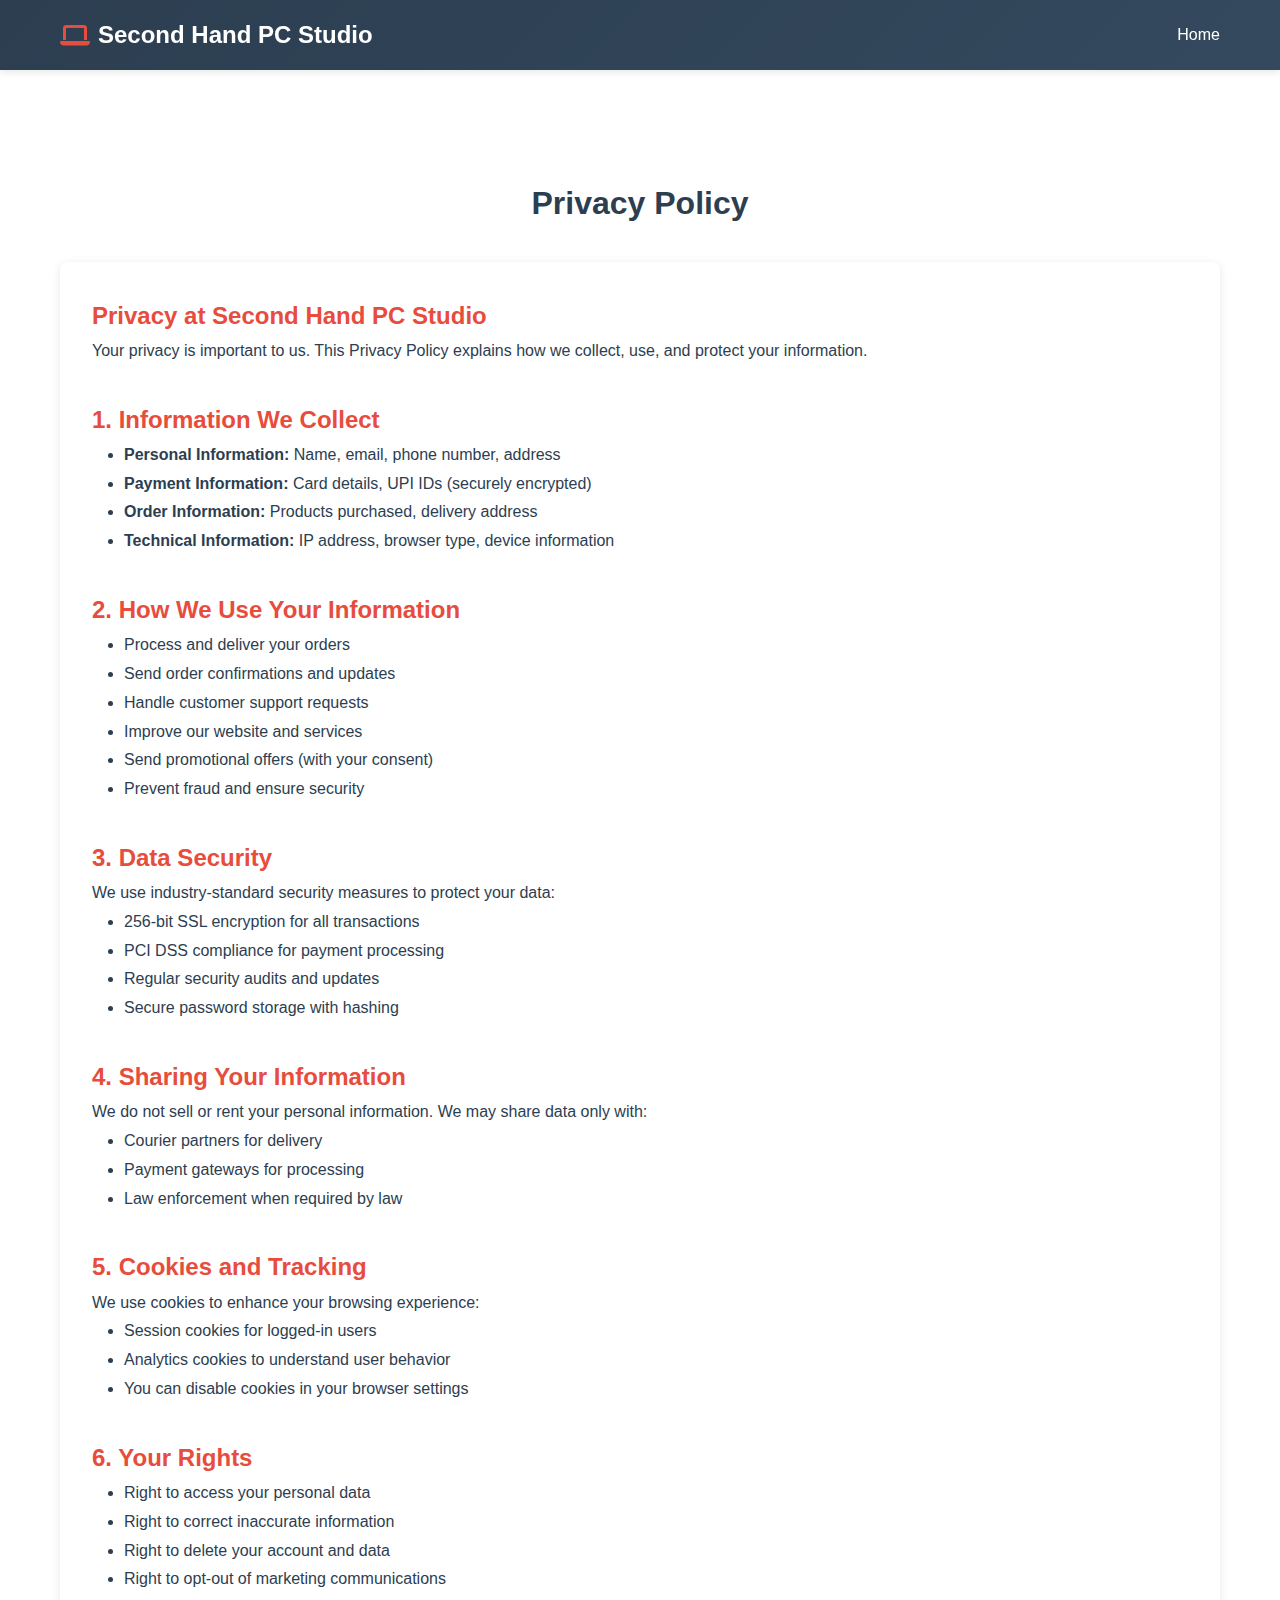
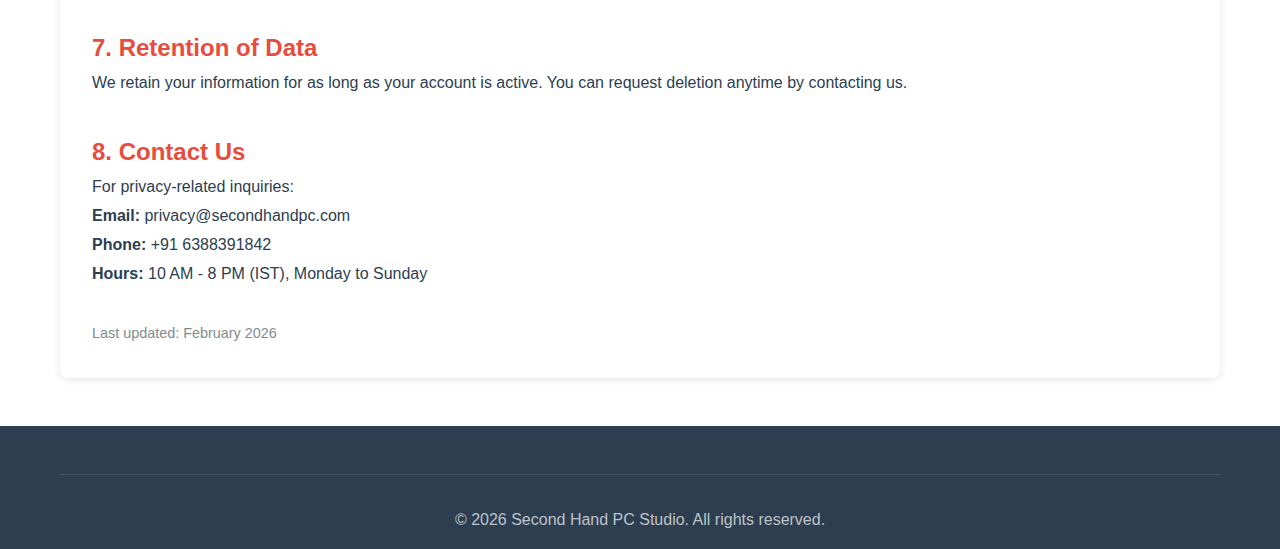
<file: pages/privacy.html>
<!DOCTYPE html>
<html lang="en">
<head>
    <meta charset="UTF-8">
    <meta name="viewport" content="width=device-width, initial-scale=1.0">
    <title>Privacy Policy - Second Hand PC Studio</title>
    <link rel="stylesheet" href="../css/style.css">
    <link rel="stylesheet" href="https://cdnjs.cloudflare.com/ajax/libs/font-awesome/6.4.0/css/all.min.css">
</head>
<body>
    <nav class="navbar">
        <div class="container">
            <div class="nav-brand"><h1><i class="fas fa-laptop"></i> Second Hand PC Studio</h1></div>
            <ul class="nav-menu"><li><a href="../index.html" class="nav-link">Home</a></li></ul>
        </div>
    </nav>

    <section style="padding: 3rem 0; margin-top: 60px;">
        <div class="container">
            <h1 style="text-align: center; margin-bottom: 2rem; color: var(--primary-color);">Privacy Policy</h1>
            <div style="background: white; padding: 2rem; border-radius: 8px; box-shadow: var(--shadow); line-height: 1.8;">
                <h2 style="color: var(--secondary-color);">Privacy at Second Hand PC Studio</h2>
                <p>Your privacy is important to us. This Privacy Policy explains how we collect, use, and protect your information.</p>

                <h2 style="color: var(--secondary-color); margin-top: 2rem;">1. Information We Collect</h2>
                <ul style="margin-left: 2rem;">
                    <li><strong>Personal Information:</strong> Name, email, phone number, address</li>
                    <li><strong>Payment Information:</strong> Card details, UPI IDs (securely encrypted)</li>
                    <li><strong>Order Information:</strong> Products purchased, delivery address</li>
                    <li><strong>Technical Information:</strong> IP address, browser type, device information</li>
                </ul>

                <h2 style="color: var(--secondary-color); margin-top: 2rem;">2. How We Use Your Information</h2>
                <ul style="margin-left: 2rem;">
                    <li>Process and deliver your orders</li>
                    <li>Send order confirmations and updates</li>
                    <li>Handle customer support requests</li>
                    <li>Improve our website and services</li>
                    <li>Send promotional offers (with your consent)</li>
                    <li>Prevent fraud and ensure security</li>
                </ul>

                <h2 style="color: var(--secondary-color); margin-top: 2rem;">3. Data Security</h2>
                <p>We use industry-standard security measures to protect your data:</p>
                <ul style="margin-left: 2rem;">
                    <li>256-bit SSL encryption for all transactions</li>
                    <li>PCI DSS compliance for payment processing</li>
                    <li>Regular security audits and updates</li>
                    <li>Secure password storage with hashing</li>
                </ul>

                <h2 style="color: var(--secondary-color); margin-top: 2rem;">4. Sharing Your Information</h2>
                <p>We do not sell or rent your personal information. We may share data only with:</p>
                <ul style="margin-left: 2rem;">
                    <li>Courier partners for delivery</li>
                    <li>Payment gateways for processing</li>
                    <li>Law enforcement when required by law</li>
                </ul>

                <h2 style="color: var(--secondary-color); margin-top: 2rem;">5. Cookies and Tracking</h2>
                <p>We use cookies to enhance your browsing experience:</p>
                <ul style="margin-left: 2rem;">
                    <li>Session cookies for logged-in users</li>
                    <li>Analytics cookies to understand user behavior</li>
                    <li>You can disable cookies in your browser settings</li>
                </ul>

                <h2 style="color: var(--secondary-color); margin-top: 2rem;">6. Your Rights</h2>
                <ul style="margin-left: 2rem;">
                    <li>Right to access your personal data</li>
                    <li>Right to correct inaccurate information</li>
                    <li>Right to delete your account and data</li>
                    <li>Right to opt-out of marketing communications</li>
                </ul>

                <h2 style="color: var(--secondary-color); margin-top: 2rem;">7. Retention of Data</h2>
                <p>We retain your information for as long as your account is active. You can request deletion anytime by contacting us.</p>

                <h2 style="color: var(--secondary-color); margin-top: 2rem;">8. Contact Us</h2>
                <p>For privacy-related inquiries:</p>
                <p><strong>Email:</strong> privacy@secondhandpc.com</p>
                <p><strong>Phone:</strong> +91 6388391842</p>
                <p><strong>Hours:</strong> 10 AM - 8 PM (IST), Monday to Sunday</p>

                <p style="margin-top: 2rem; font-size: 0.9rem; color: var(--text-light);">Last updated: February 2026</p>
            </div>
        </div>
    </section>

    <footer class="footer">
        <div class="container">
            <div class="footer-bottom">
                <p>&copy; 2026 Second Hand PC Studio. All rights reserved.</p>
            </div>
        </div>
    </footer>
</body>
</html>
</file>
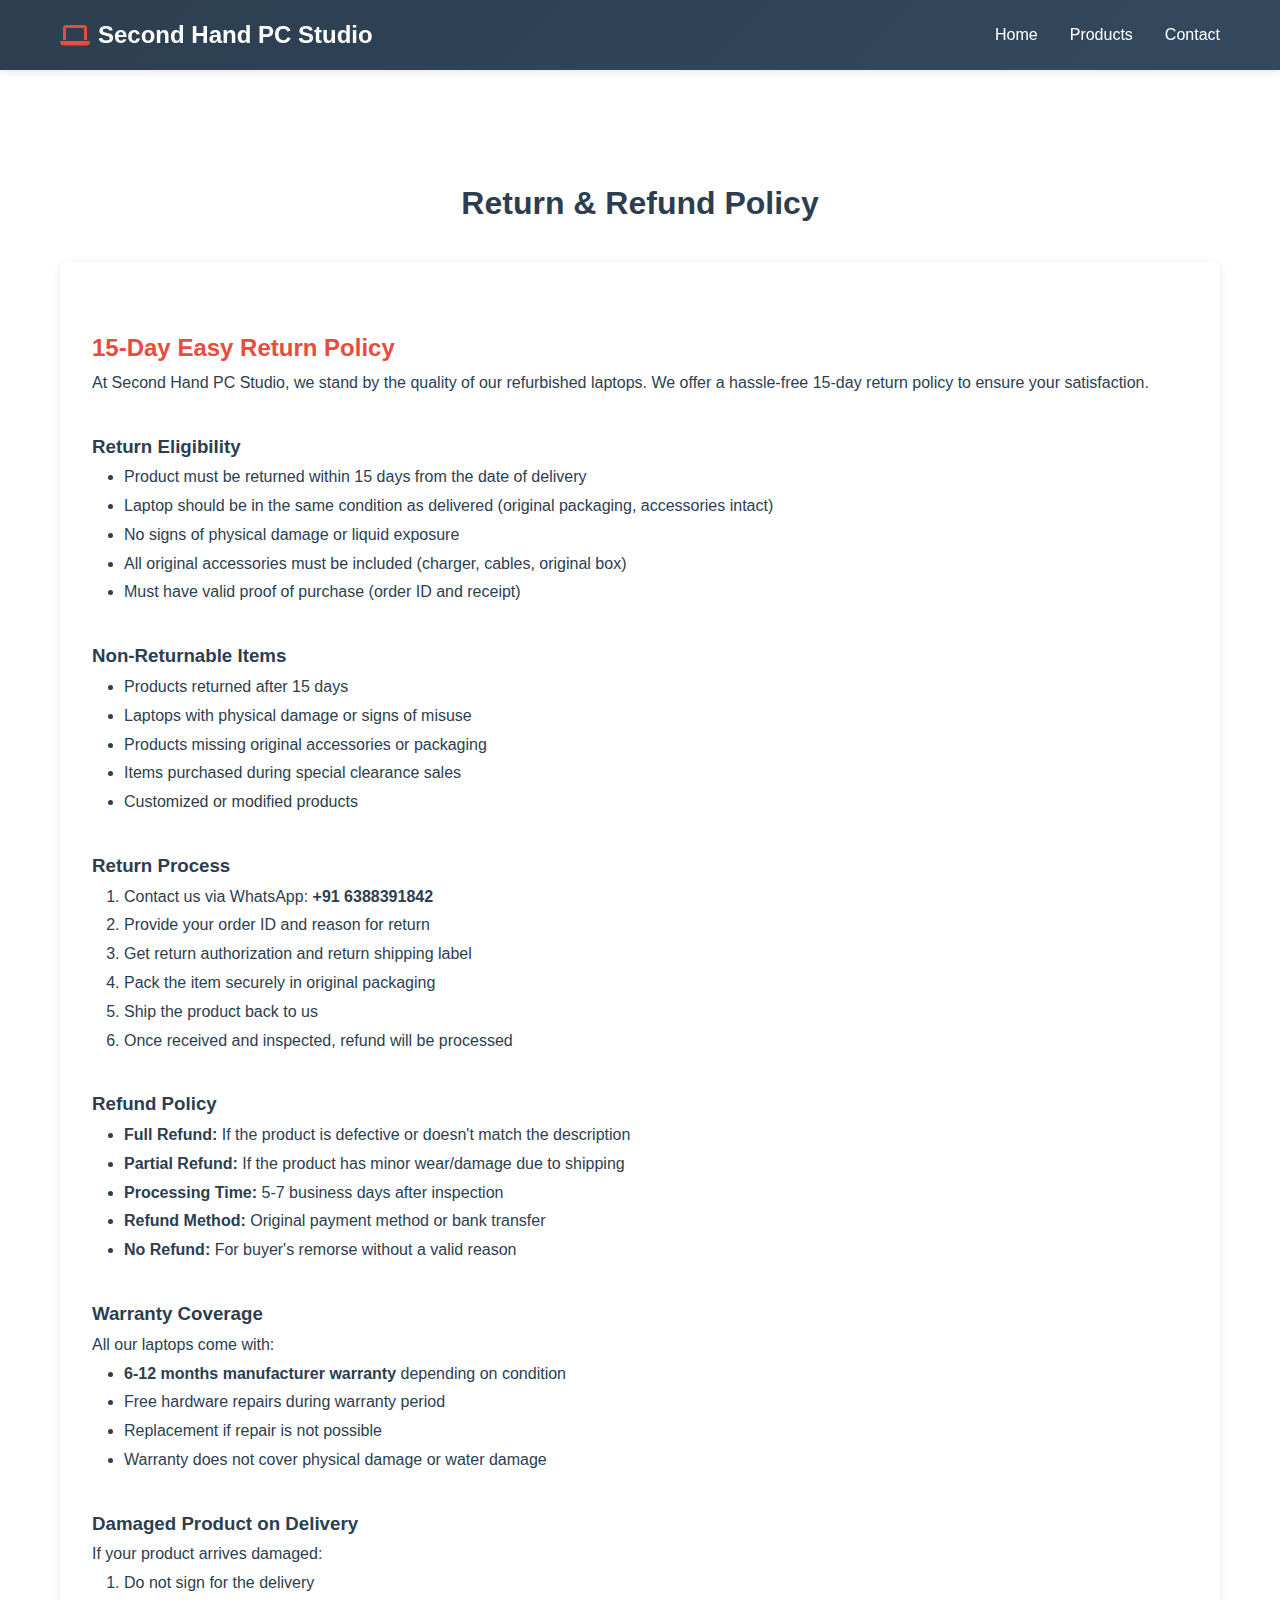
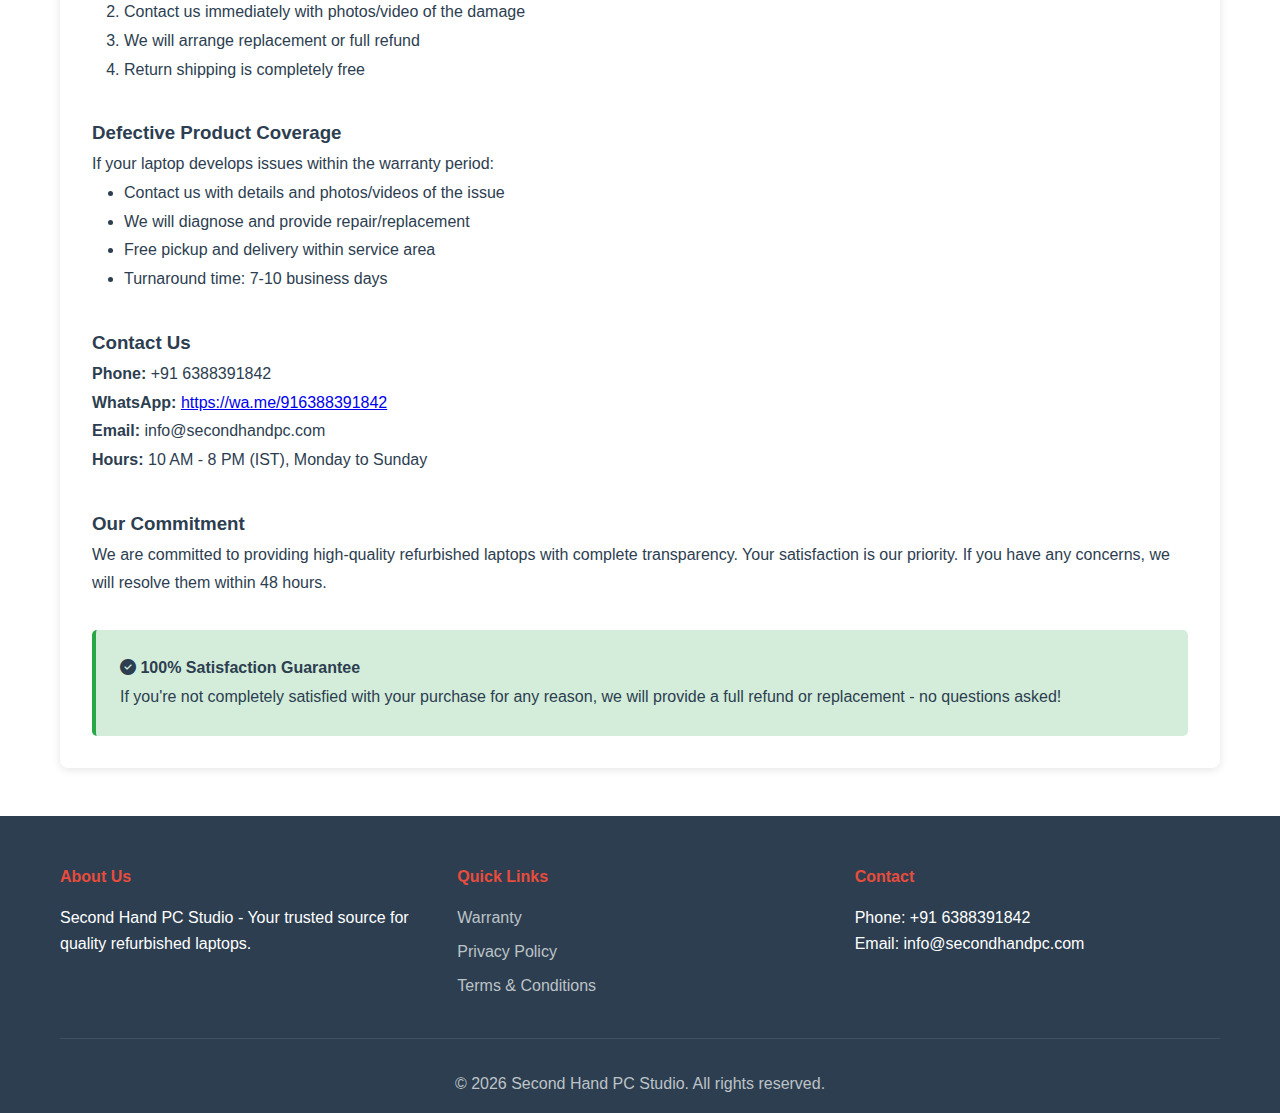
<file: pages/return-policy.html>
<!DOCTYPE html>
<html lang="en">
<head>
    <meta charset="UTF-8">
    <meta name="viewport" content="width=device-width, initial-scale=1.0">
    <title>Return & Refund Policy - Second Hand PC Studio</title>
    <link rel="stylesheet" href="../css/style.css">
    <link rel="stylesheet" href="../css/responsive.css">
    <link rel="stylesheet" href="https://cdnjs.cloudflare.com/ajax/libs/font-awesome/6.4.0/css/all.min.css">
</head>
<body>
    <!-- Navigation Bar -->
    <nav class="navbar">
        <div class="container">
            <div class="nav-brand">
                <h1><i class="fas fa-laptop"></i> Second Hand PC Studio</h1>
            </div>
            <ul class="nav-menu">
                <li><a href="../index.html" class="nav-link">Home</a></li>
                <li><a href="../index.html#products" class="nav-link">Products</a></li>
                <li><a href="contact.html" class="nav-link">Contact</a></li>
            </ul>
        </div>
    </nav>

    <!-- Content -->
    <section style="padding: 3rem 0; margin-top: 60px;">
        <div class="container">
            <h1 style="text-align: center; margin-bottom: 2rem; color: var(--primary-color);">Return & Refund Policy</h1>

            <div style="background: white; padding: 2rem; border-radius: 8px; box-shadow: var(--shadow); line-height: 1.8;">
                <h2 style="color: var(--secondary-color); margin-top: 2rem;">15-Day Easy Return Policy</h2>
                <p>At Second Hand PC Studio, we stand by the quality of our refurbished laptops. We offer a hassle-free 15-day return policy to ensure your satisfaction.</p>

                <h3 style="color: var(--primary-color); margin-top: 2rem;">Return Eligibility</h3>
                <ul style="margin-left: 2rem;">
                    <li>Product must be returned within 15 days from the date of delivery</li>
                    <li>Laptop should be in the same condition as delivered (original packaging, accessories intact)</li>
                    <li>No signs of physical damage or liquid exposure</li>
                    <li>All original accessories must be included (charger, cables, original box)</li>
                    <li>Must have valid proof of purchase (order ID and receipt)</li>
                </ul>

                <h3 style="color: var(--primary-color); margin-top: 2rem;">Non-Returnable Items</h3>
                <ul style="margin-left: 2rem;">
                    <li>Products returned after 15 days</li>
                    <li>Laptops with physical damage or signs of misuse</li>
                    <li>Products missing original accessories or packaging</li>
                    <li>Items purchased during special clearance sales</li>
                    <li>Customized or modified products</li>
                </ul>

                <h3 style="color: var(--primary-color); margin-top: 2rem;">Return Process</h3>
                <ol style="margin-left: 2rem;">
                    <li>Contact us via WhatsApp: <strong>+91 6388391842</strong></li>
                    <li>Provide your order ID and reason for return</li>
                    <li>Get return authorization and return shipping label</li>
                    <li>Pack the item securely in original packaging</li>
                    <li>Ship the product back to us</li>
                    <li>Once received and inspected, refund will be processed</li>
                </ol>

                <h3 style="color: var(--primary-color); margin-top: 2rem;">Refund Policy</h3>
                <ul style="margin-left: 2rem;">
                    <li><strong>Full Refund:</strong> If the product is defective or doesn't match the description</li>
                    <li><strong>Partial Refund:</strong> If the product has minor wear/damage due to shipping</li>
                    <li><strong>Processing Time:</strong> 5-7 business days after inspection</li>
                    <li><strong>Refund Method:</strong> Original payment method or bank transfer</li>
                    <li><strong>No Refund:</strong> For buyer's remorse without a valid reason</li>
                </ul>

                <h3 style="color: var(--primary-color); margin-top: 2rem;">Warranty Coverage</h3>
                <p>All our laptops come with:</p>
                <ul style="margin-left: 2rem;">
                    <li><strong>6-12 months manufacturer warranty</strong> depending on condition</li>
                    <li>Free hardware repairs during warranty period</li>
                    <li>Replacement if repair is not possible</li>
                    <li>Warranty does not cover physical damage or water damage</li>
                </ul>

                <h3 style="color: var(--primary-color); margin-top: 2rem;">Damaged Product on Delivery</h3>
                <p>If your product arrives damaged:</p>
                <ol style="margin-left: 2rem;">
                    <li>Do not sign for the delivery</li>
                    <li>Contact us immediately with photos/video of the damage</li>
                    <li>We will arrange replacement or full refund</li>
                    <li>Return shipping is completely free</li>
                </ol>

                <h3 style="color: var(--primary-color); margin-top: 2rem;">Defective Product Coverage</h3>
                <p>If your laptop develops issues within the warranty period:</p>
                <ul style="margin-left: 2rem;">
                    <li>Contact us with details and photos/videos of the issue</li>
                    <li>We will diagnose and provide repair/replacement</li>
                    <li>Free pickup and delivery within service area</li>
                    <li>Turnaround time: 7-10 business days</li>
                </ul>

                <h3 style="color: var(--primary-color); margin-top: 2rem;">Contact Us</h3>
                <p><strong>Phone:</strong> +91 6388391842</p>
                <p><strong>WhatsApp:</strong> <a href="https://wa.me/916388391842" target="_blank">https://wa.me/916388391842</a></p>
                <p><strong>Email:</strong> info@secondhandpc.com</p>
                <p><strong>Hours:</strong> 10 AM - 8 PM (IST), Monday to Sunday</p>

                <h3 style="color: var(--primary-color); margin-top: 2rem;">Our Commitment</h3>
                <p>We are committed to providing high-quality refurbished laptops with complete transparency. Your satisfaction is our priority. If you have any concerns, we will resolve them within 48 hours.</p>

                <div style="background: #d4edda; padding: 1.5rem; border-radius: 5px; margin-top: 2rem; border-left: 4px solid #28a745;">
                    <p><strong><i class="fas fa-check-circle"></i> 100% Satisfaction Guarantee</strong></p>
                    <p>If you're not completely satisfied with your purchase for any reason, we will provide a full refund or replacement - no questions asked!</p>
                </div>
            </div>
        </div>
    </section>

    <!-- Footer -->
    <footer class="footer">
        <div class="container">
            <div class="footer-grid">
                <div class="footer-col">
                    <h4>About Us</h4>
                    <p>Second Hand PC Studio - Your trusted source for quality refurbished laptops.</p>
                </div>
                <div class="footer-col">
                    <h4>Quick Links</h4>
                    <ul>
                        <li><a href="warranty.html">Warranty</a></li>
                        <li><a href="privacy.html">Privacy Policy</a></li>
                        <li><a href="terms.html">Terms & Conditions</a></li>
                    </ul>
                </div>
                <div class="footer-col">
                    <h4>Contact</h4>
                    <p>Phone: +91 6388391842</p>
                    <p>Email: info@secondhandpc.com</p>
                </div>
            </div>
            <div class="footer-bottom">
                <p>&copy; 2026 Second Hand PC Studio. All rights reserved.</p>
            </div>
        </div>
    </footer>
</body>
</html>
</file>
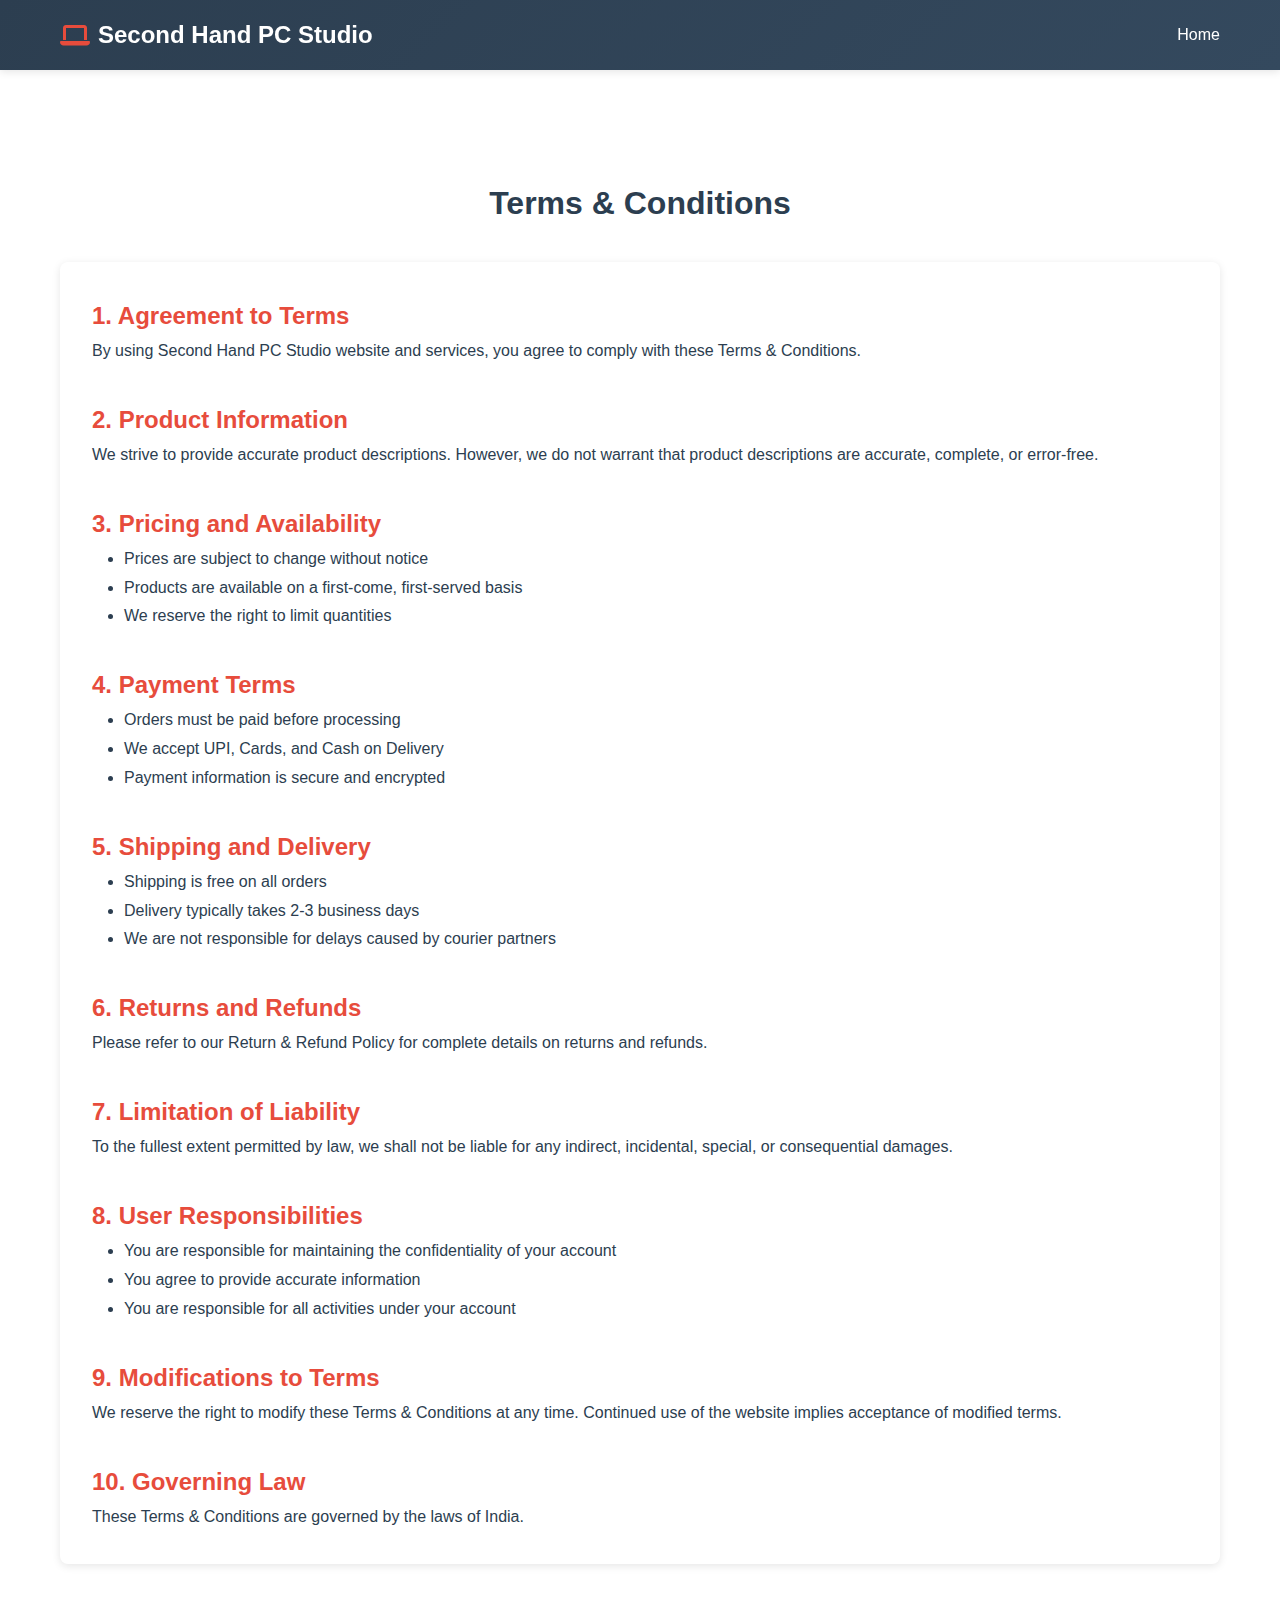
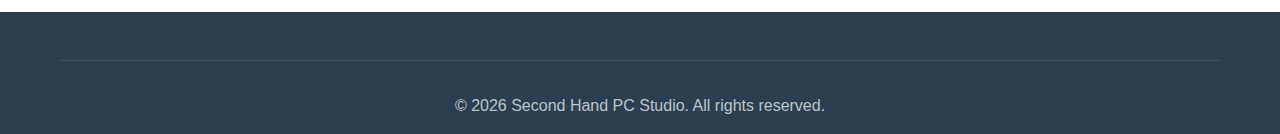
<file: pages/terms.html>
<!DOCTYPE html>
<html lang="en">
<head>
    <meta charset="UTF-8">
    <meta name="viewport" content="width=device-width, initial-scale=1.0">
    <title>Terms & Conditions - Second Hand PC Studio</title>
    <link rel="stylesheet" href="../css/style.css">
    <link rel="stylesheet" href="https://cdnjs.cloudflare.com/ajax/libs/font-awesome/6.4.0/css/all.min.css">
</head>
<body>
    <nav class="navbar">
        <div class="container">
            <div class="nav-brand"><h1><i class="fas fa-laptop"></i> Second Hand PC Studio</h1></div>
            <ul class="nav-menu"><li><a href="../index.html" class="nav-link">Home</a></li></ul>
        </div>
    </nav>

    <section style="padding: 3rem 0; margin-top: 60px;">
        <div class="container">
            <h1 style="text-align: center; margin-bottom: 2rem; color: var(--primary-color);">Terms & Conditions</h1>
            <div style="background: white; padding: 2rem; border-radius: 8px; box-shadow: var(--shadow); line-height: 1.8;">
                <h2 style="color: var(--secondary-color);">1. Agreement to Terms</h2>
                <p>By using Second Hand PC Studio website and services, you agree to comply with these Terms & Conditions.</p>

                <h2 style="color: var(--secondary-color); margin-top: 2rem;">2. Product Information</h2>
                <p>We strive to provide accurate product descriptions. However, we do not warrant that product descriptions are accurate, complete, or error-free.</p>

                <h2 style="color: var(--secondary-color); margin-top: 2rem;">3. Pricing and Availability</h2>
                <ul style="margin-left: 2rem;">
                    <li>Prices are subject to change without notice</li>
                    <li>Products are available on a first-come, first-served basis</li>
                    <li>We reserve the right to limit quantities</li>
                </ul>

                <h2 style="color: var(--secondary-color); margin-top: 2rem;">4. Payment Terms</h2>
                <ul style="margin-left: 2rem;">
                    <li>Orders must be paid before processing</li>
                    <li>We accept UPI, Cards, and Cash on Delivery</li>
                    <li>Payment information is secure and encrypted</li>
                </ul>

                <h2 style="color: var(--secondary-color); margin-top: 2rem;">5. Shipping and Delivery</h2>
                <ul style="margin-left: 2rem;">
                    <li>Shipping is free on all orders</li>
                    <li>Delivery typically takes 2-3 business days</li>
                    <li>We are not responsible for delays caused by courier partners</li>
                </ul>

                <h2 style="color: var(--secondary-color); margin-top: 2rem;">6. Returns and Refunds</h2>
                <p>Please refer to our Return & Refund Policy for complete details on returns and refunds.</p>

                <h2 style="color: var(--secondary-color); margin-top: 2rem;">7. Limitation of Liability</h2>
                <p>To the fullest extent permitted by law, we shall not be liable for any indirect, incidental, special, or consequential damages.</p>

                <h2 style="color: var(--secondary-color); margin-top: 2rem;">8. User Responsibilities</h2>
                <ul style="margin-left: 2rem;">
                    <li>You are responsible for maintaining the confidentiality of your account</li>
                    <li>You agree to provide accurate information</li>
                    <li>You are responsible for all activities under your account</li>
                </ul>

                <h2 style="color: var(--secondary-color); margin-top: 2rem;">9. Modifications to Terms</h2>
                <p>We reserve the right to modify these Terms & Conditions at any time. Continued use of the website implies acceptance of modified terms.</p>

                <h2 style="color: var(--secondary-color); margin-top: 2rem;">10. Governing Law</h2>
                <p>These Terms & Conditions are governed by the laws of India.</p>
            </div>
        </div>
    </section>

    <footer class="footer">
        <div class="container">
            <div class="footer-bottom">
                <p>&copy; 2026 Second Hand PC Studio. All rights reserved.</p>
            </div>
        </div>
    </footer>
</body>
</html>
</file>
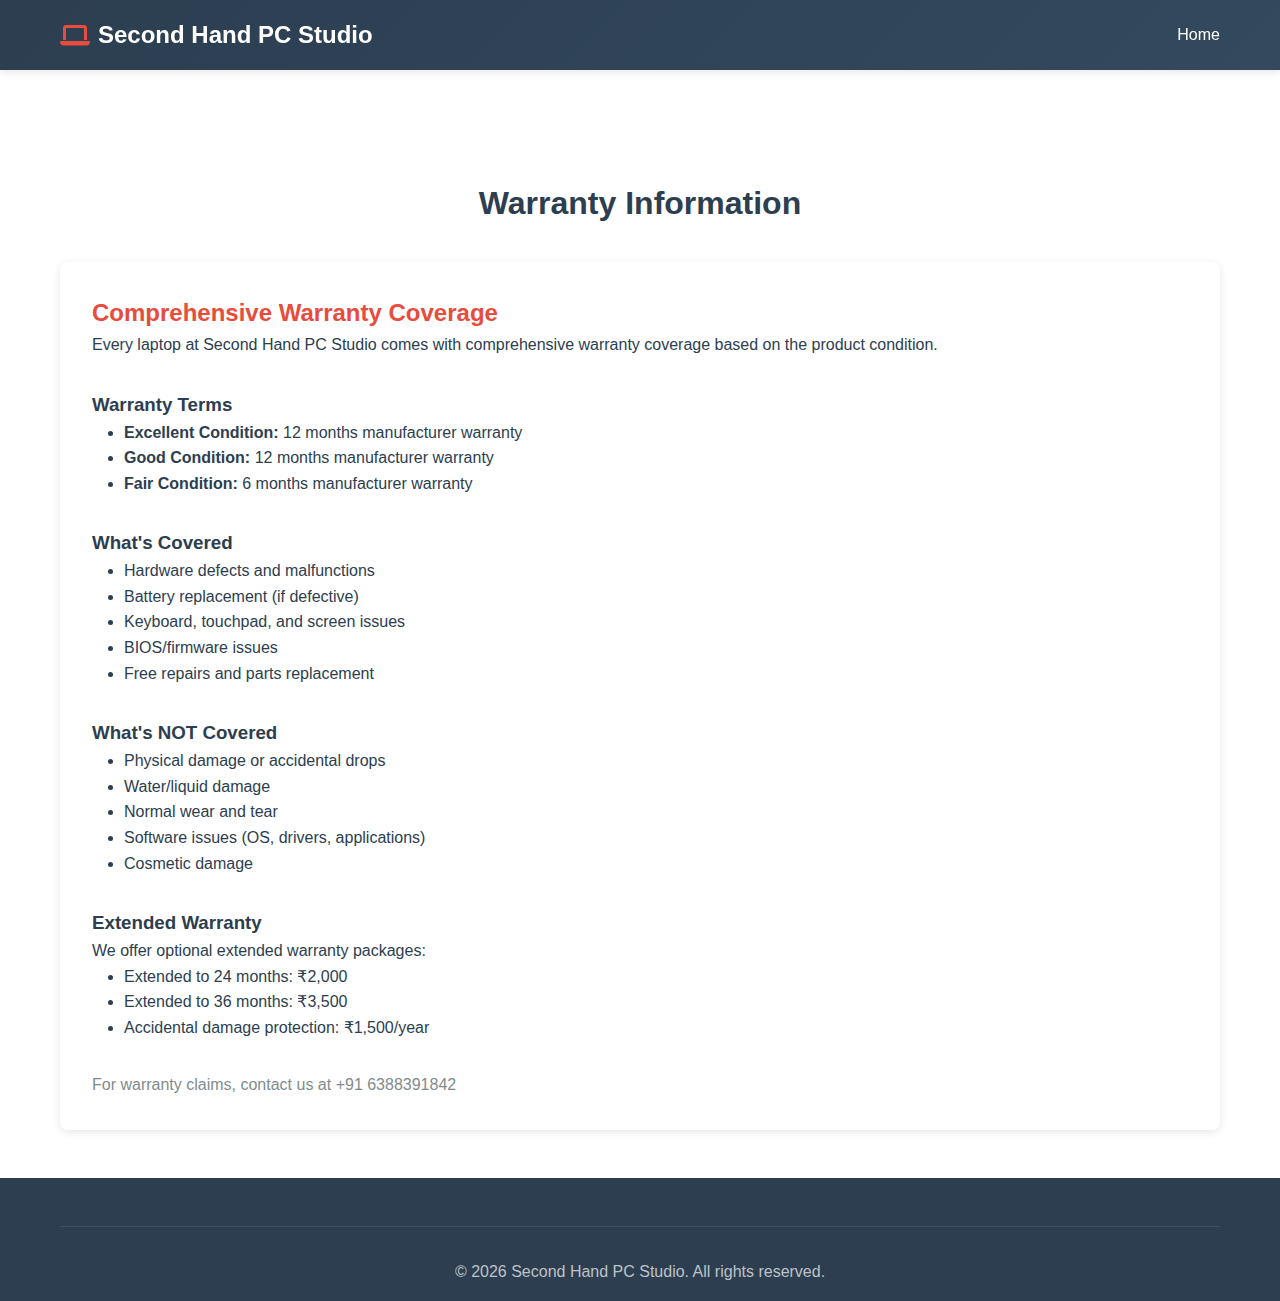
<file: pages/warranty.html>
<!DOCTYPE html>
<html lang="en">
<head>
    <meta charset="UTF-8">
    <meta name="viewport" content="width=device-width, initial-scale=1.0">
    <title>Warranty - Second Hand PC Studio</title>
    <link rel="stylesheet" href="../css/style.css">
    <link rel="stylesheet" href="https://cdnjs.cloudflare.com/ajax/libs/font-awesome/6.4.0/css/all.min.css">
</head>
<body>
    <nav class="navbar">
        <div class="container">
            <div class="nav-brand"><h1><i class="fas fa-laptop"></i> Second Hand PC Studio</h1></div>
            <ul class="nav-menu"><li><a href="../index.html" class="nav-link">Home</a></li></ul>
        </div>
    </nav>

    <section style="padding: 3rem 0; margin-top: 60px;">
        <div class="container">
            <h1 style="text-align: center; margin-bottom: 2rem; color: var(--primary-color);">Warranty Information</h1>
            <div style="background: white; padding: 2rem; border-radius: 8px; box-shadow: var(--shadow);">
                <h2 style="color: var(--secondary-color);">Comprehensive Warranty Coverage</h2>
                <p>Every laptop at Second Hand PC Studio comes with comprehensive warranty coverage based on the product condition.</p>

                <h3 style="color: var(--primary-color); margin-top: 2rem;">Warranty Terms</h3>
                <ul style="margin-left: 2rem;">
                    <li><strong>Excellent Condition:</strong> 12 months manufacturer warranty</li>
                    <li><strong>Good Condition:</strong> 12 months manufacturer warranty</li>
                    <li><strong>Fair Condition:</strong> 6 months manufacturer warranty</li>
                </ul>

                <h3 style="color: var(--primary-color); margin-top: 2rem;">What's Covered</h3>
                <ul style="margin-left: 2rem;">
                    <li>Hardware defects and malfunctions</li>
                    <li>Battery replacement (if defective)</li>
                    <li>Keyboard, touchpad, and screen issues</li>
                    <li>BIOS/firmware issues</li>
                    <li>Free repairs and parts replacement</li>
                </ul>

                <h3 style="color: var(--primary-color); margin-top: 2rem;">What's NOT Covered</h3>
                <ul style="margin-left: 2rem;">
                    <li>Physical damage or accidental drops</li>
                    <li>Water/liquid damage</li>
                    <li>Normal wear and tear</li>
                    <li>Software issues (OS, drivers, applications)</li>
                    <li>Cosmetic damage</li>
                </ul>

                <h3 style="color: var(--primary-color); margin-top: 2rem;">Extended Warranty</h3>
                <p>We offer optional extended warranty packages:</p>
                <ul style="margin-left: 2rem;">
                    <li>Extended to 24 months: ₹2,000</li>
                    <li>Extended to 36 months: ₹3,500</li>
                    <li>Accidental damage protection: ₹1,500/year</li>
                </ul>

                <p style="margin-top: 2rem; color: var(--text-light);">For warranty claims, contact us at +91 6388391842</p>
            </div>
        </div>
    </section>

    <footer class="footer">
        <div class="container">
            <div class="footer-bottom">
                <p>&copy; 2026 Second Hand PC Studio. All rights reserved.</p>
            </div>
        </div>
    </footer>
</body>
</html>
</file>
<file: css/style.css>
/* Global Styles */
* {
    margin: 0;
    padding: 0;
    box-sizing: border-box;
}

:root {
    --primary-color: #2c3e50;
    --secondary-color: #e74c3c;
    --accent-color: #3498db;
    --success-color: #27ae60;
    --warning-color: #f39c12;
    --danger-color: #e74c3c;
    --light-bg: #ecf0f1;
    --text-dark: #2c3e50;
    --text-light: #7f8c8d;
    --border-color: #bdc3c7;
    --shadow: 0 2px 8px rgba(0, 0, 0, 0.1);
    --shadow-lg: 0 4px 16px rgba(0, 0, 0, 0.15);
}

html {
    scroll-behavior: smooth;
}

body {
    font-family: 'Segoe UI', Tahoma, Geneva, Verdana, sans-serif;
    line-height: 1.6;
    color: var(--text-dark);
    background-color: #fff;
}

.container {
    max-width: 1200px;
    margin: 0 auto;
    padding: 0 20px;
}

/* Navigation */
.navbar {
    background: linear-gradient(135deg, var(--primary-color) 0%, #34495e 100%);
    color: white;
    padding: 1rem 0;
    position: sticky;
    top: 0;
    z-index: 100;
    box-shadow: var(--shadow);
}

.navbar .container {
    display: flex;
    justify-content: space-between;
    align-items: center;
}

.nav-brand h1 {
    font-size: 1.5rem;
    display: flex;
    align-items: center;
    gap: 0.5rem;
    color: white;
}

.nav-brand i {
    color: var(--secondary-color);
}

.nav-menu {
    display: flex;
    list-style: none;
    gap: 2rem;
}

.nav-link {
    color: white;
    text-decoration: none;
    transition: color 0.3s ease;
    display: flex;
    align-items: center;
    gap: 0.5rem;
}

.nav-link:hover {
    color: var(--secondary-color);
}

.cart-badge {
    background: var(--secondary-color);
    color: white;
    padding: 0.2rem 0.5rem;
    border-radius: 12px;
    font-size: 0.8rem;
    font-weight: bold;
}

.nav-toggle {
    display: none;
    flex-direction: column;
    cursor: pointer;
}

.nav-toggle span {
    width: 25px;
    height: 3px;
    background: white;
    margin: 5px 0;
    transition: 0.3s;
}

/* Hero Section */
.hero {
    background: linear-gradient(135deg, var(--primary-color) 0%, var(--secondary-color) 100%);
    color: white;
    padding: 80px 20px;
    text-align: center;
    margin-top: 60px;
}

.hero-content h2 {
    font-size: 3rem;
    margin-bottom: 1rem;
    font-weight: 700;
}

.hero-content p {
    font-size: 1.3rem;
    margin-bottom: 2rem;
    opacity: 0.9;
}

/* Buttons */
.btn {
    padding: 0.75rem 1.5rem;
    border: none;
    border-radius: 5px;
    cursor: pointer;
    font-size: 1rem;
    transition: all 0.3s ease;
    font-weight: 600;
    text-decoration: none;
    display: inline-block;
}

.btn-primary {
    background: var(--secondary-color);
    color: white;
}

.btn-primary:hover {
    background: #c0392b;
    transform: translateY(-2px);
    box-shadow: var(--shadow-lg);
}

.btn-secondary {
    background: var(--accent-color);
    color: white;
}

.btn-secondary:hover {
    background: #2980b9;
    transform: translateY(-2px);
}

.btn-block {
    width: 100%;
    display: block;
}

.btn-whatsapp {
    background: #25d366;
    color: white;
    font-size: 1.1rem;
    padding: 1rem 2rem;
}

.btn-whatsapp:hover {
    background: #1ea752;
}

.btn-outline {
    background: transparent;
    border: 2px solid var(--secondary-color);
    color: var(--secondary-color);
}

.btn-outline:hover {
    background: var(--secondary-color);
    color: white;
}

/* Trust Section */
.trust-section {
    background: var(--light-bg);
    padding: 3rem 0;
}

.trust-badges {
    display: grid;
    grid-template-columns: repeat(auto-fit, minmax(250px, 1fr));
    gap: 2rem;
}

.badge {
    text-align: center;
    padding: 2rem;
    background: white;
    border-radius: 8px;
    box-shadow: var(--shadow);
    transition: transform 0.3s ease;
}

.badge:hover {
    transform: translateY(-5px);
}

.badge i {
    font-size: 3rem;
    color: var(--secondary-color);
    margin-bottom: 1rem;
}

.badge h4 {
    margin-bottom: 0.5rem;
    color: var(--primary-color);
}

.badge p {
    color: var(--text-light);
}

/* Products Section */
.products-section {
    padding: 3rem 0;
}

.products-section h2 {
    text-align: center;
    font-size: 2.5rem;
    margin-bottom: 2rem;
    color: var(--primary-color);
}

.filter-bar {
    display: flex;
    gap: 1rem;
    margin-bottom: 2rem;
    flex-wrap: wrap;
    justify-content: center;
}

.search-input,
.filter-select {
    padding: 0.75rem 1rem;
    border: 2px solid var(--border-color);
    border-radius: 5px;
    font-size: 1rem;
    transition: border-color 0.3s ease;
}

.search-input:focus,
.filter-select:focus {
    outline: none;
    border-color: var(--secondary-color);
}

.search-input {
    min-width: 250px;
}

.products-grid {
    display: grid;
    grid-template-columns: repeat(auto-fill, minmax(280px, 1fr));
    gap: 2rem;
    margin-bottom: 3rem;
}

.product-card {
    background: white;
    border-radius: 8px;
    overflow: hidden;
    box-shadow: var(--shadow);
    transition: all 0.3s ease;
    cursor: pointer;
}

.product-card:hover {
    transform: translateY(-8px);
    box-shadow: var(--shadow-lg);
}

.product-image {
    width: 100%;
    height: 250px;
    background: linear-gradient(135deg, var(--light-bg) 0%, #d5dbdb 100%);
    display: flex;
    align-items: center;
    justify-content: center;
    font-size: 4rem;
    color: var(--text-light);
    position: relative;
}

.product-badge {
    position: absolute;
    top: 10px;
    right: 10px;
    background: var(--secondary-color);
    color: white;
    padding: 0.5rem 1rem;
    border-radius: 20px;
    font-size: 0.8rem;
    font-weight: bold;
}

.product-info {
    padding: 1.5rem;
}

.product-title {
    font-size: 1.2rem;
    font-weight: 600;
    margin-bottom: 0.5rem;
    color: var(--primary-color);
}

.product-specs {
    font-size: 0.9rem;
    color: var(--text-light);
    margin-bottom: 1rem;
}

.product-spec {
    display: flex;
    justify-content: space-between;
    margin: 0.3rem 0;
}

.product-rating {
    color: var(--warning-color);
    font-size: 0.9rem;
    margin-bottom: 1rem;
}

.product-condition {
    display: inline-block;
    padding: 0.3rem 0.6rem;
    border-radius: 3px;
    font-size: 0.85rem;
    font-weight: 600;
    margin-bottom: 1rem;
}

.condition-excellent {
    background: #d4edda;
    color: #155724;
}

.condition-good {
    background: #cce5ff;
    color: #004085;
}

.condition-fair {
    background: #fff3cd;
    color: #856404;
}

.product-price {
    display: flex;
    justify-content: space-between;
    align-items: center;
    margin-top: 1rem;
    padding-top: 1rem;
    border-top: 1px solid var(--border-color);
}

.price-display {
    display: flex;
    align-items: baseline;
    gap: 0.5rem;
}

.current-price {
    font-size: 1.5rem;
    font-weight: bold;
    color: var(--secondary-color);
}

.original-price {
    font-size: 1rem;
    color: var(--text-light);
    text-decoration: line-through;
}

.discount {
    font-size: 0.9rem;
    color: var(--success-color);
    font-weight: 600;
}

.add-to-cart-btn {
    background: var(--accent-color);
    color: white;
    border: none;
    padding: 0.5rem 1rem;
    border-radius: 5px;
    cursor: pointer;
    transition: background 0.3s ease;
}

.add-to-cart-btn:hover {
    background: #2980b9;
}

/* Reviews Section */
.reviews-section {
    background: var(--light-bg);
    padding: 3rem 0;
}

.reviews-section h2 {
    text-align: center;
    font-size: 2.5rem;
    margin-bottom: 2rem;
    color: var(--primary-color);
}

.reviews-grid {
    display: grid;
    grid-template-columns: repeat(auto-fit, minmax(300px, 1fr));
    gap: 2rem;
}

.review-card {
    background: white;
    padding: 2rem;
    border-radius: 8px;
    box-shadow: var(--shadow);
}

.review-header {
    display: flex;
    justify-content: space-between;
    align-items: start;
    margin-bottom: 1rem;
}

.reviewer-name {
    font-weight: 600;
    color: var(--primary-color);
}

.review-stars {
    color: var(--warning-color);
}

.review-text {
    color: var(--text-dark);
    line-height: 1.6;
    margin-bottom: 0.5rem;
}

.review-date {
    font-size: 0.85rem;
    color: var(--text-light);
}

.review-product {
    font-size: 0.9rem;
    color: var(--accent-color);
    font-weight: 500;
    margin-top: 0.5rem;
}

/* Contact CTA */
.contact-cta {
    background: linear-gradient(135deg, var(--primary-color) 0%, var(--secondary-color) 100%);
    color: white;
    padding: 3rem 20px;
    text-align: center;
}

.contact-cta h2 {
    font-size: 2rem;
    margin-bottom: 1rem;
}

.contact-cta p {
    font-size: 1.1rem;
    margin-bottom: 2rem;
    opacity: 0.9;
}

/* Footer */
.footer {
    background: var(--primary-color);
    color: white;
    padding: 3rem 0 1rem;
}

.footer-grid {
    display: grid;
    grid-template-columns: repeat(auto-fit, minmax(250px, 1fr));
    gap: 2rem;
    margin-bottom: 2rem;
}

.footer-col h4 {
    margin-bottom: 1rem;
    color: var(--secondary-color);
}

.footer-col ul {
    list-style: none;
}

.footer-col a {
    color: #bdc3c7;
    text-decoration: none;
    transition: color 0.3s ease;
}

.footer-col a:hover {
    color: white;
}

.footer-col li {
    margin-bottom: 0.5rem;
}

.social-links {
    display: flex;
    gap: 1rem;
}

.social-links a {
    width: 40px;
    height: 40px;
    border-radius: 50%;
    background: rgba(255, 255, 255, 0.1);
    display: flex;
    align-items: center;
    justify-content: center;
    transition: all 0.3s ease;
}

.social-links a:hover {
    background: var(--secondary-color);
}

.footer-bottom {
    text-align: center;
    padding-top: 2rem;
    border-top: 1px solid rgba(255, 255, 255, 0.1);
    color: #bdc3c7;
}

/* Modals */
.modal {
    display: none;
    position: fixed;
    z-index: 1000;
    left: 0;
    top: 0;
    width: 100%;
    height: 100%;
    background: rgba(0, 0, 0, 0.5);
    animation: fadeIn 0.3s ease;
}

@keyframes fadeIn {
    from { opacity: 0; }
    to { opacity: 1; }
}

.modal.show {
    display: flex;
    align-items: center;
    justify-content: center;
}

.modal-content {
    background: white;
    padding: 2rem;
    border-radius: 8px;
    width: 90%;
    max-width: 500px;
    box-shadow: var(--shadow-lg);
    animation: slideUp 0.3s ease;
}

@keyframes slideUp {
    from { transform: translateY(30px); opacity: 0; }
    to { transform: translateY(0); opacity: 1; }
}

.close {
    color: var(--text-light);
    font-size: 2rem;
    font-weight: bold;
    cursor: pointer;
    float: right;
    transition: color 0.3s ease;
}

.close:hover {
    color: var(--primary-color);
}

/* Auth Modal */
.auth-modal-content h3 {
    margin: 1.5rem 0 1rem;
    color: var(--primary-color);
    text-align: center;
}

.auth-tabs {
    display: flex;
    gap: 0.5rem;
    margin-bottom: 1.5rem;
    flex-wrap: wrap;
    justify-content: center;
}

.auth-tab-btn {
    padding: 0.75rem 1rem;
    border: 2px solid var(--border-color);
    background: transparent;
    cursor: pointer;
    border-radius: 5px;
    transition: all 0.3s ease;
    font-weight: 600;
}

.auth-tab-btn.active {
    background: var(--secondary-color);
    color: white;
    border-color: var(--secondary-color);
}

.auth-tab-btn:hover {
    border-color: var(--secondary-color);
}

.auth-tab-content {
    display: none;
}

.auth-tab-content.active {
    display: block;
    animation: fadeIn 0.3s ease;
}

.form-input {
    width: 100%;
    padding: 0.75rem;
    margin-bottom: 1rem;
    border: 2px solid var(--border-color);
    border-radius: 5px;
    font-size: 1rem;
    transition: border-color 0.3s ease;
}

.form-input:focus {
    outline: none;
    border-color: var(--secondary-color);
}

.or-divider {
    text-align: center;
    color: var(--text-light);
    margin: 1.5rem 0;
    position: relative;
}

.or-divider::before,
.or-divider::after {
    content: '';
    position: absolute;
    top: 50%;
    width: 45%;
    height: 1px;
    background: var(--border-color);
}

.or-divider::before {
    left: 0;
}

.or-divider::after {
    right: 0;
}

.checkbox-label {
    display: flex;
    align-items: center;
    gap: 0.5rem;
    margin-bottom: 1rem;
    cursor: pointer;
    color: var(--text-dark);
}

.checkbox-label input[type="checkbox"] {
    width: 18px;
    height: 18px;
    cursor: pointer;
}

/* Cart Modal */
.cart-modal-content {
    max-width: 600px;
}

.cart-items {
    max-height: 400px;
    overflow-y: auto;
    margin-bottom: 1.5rem;
}

.cart-item {
    display: flex;
    gap: 1rem;
    padding: 1rem;
    border-bottom: 1px solid var(--border-color);
    align-items: center;
}

.cart-item-image {
    width: 80px;
    height: 80px;
    background: var(--light-bg);
    border-radius: 5px;
    display: flex;
    align-items: center;
    justify-content: center;
    font-size: 2rem;
    flex-shrink: 0;
}

.cart-item-details {
    flex: 1;
}

.cart-item-title {
    font-weight: 600;
    margin-bottom: 0.3rem;
}

.cart-item-spec {
    font-size: 0.85rem;
    color: var(--text-light);
}

.cart-item-price {
    font-weight: 600;
    color: var(--secondary-color);
    margin-right: 1rem;
}

.cart-item-remove {
    background: none;
    border: none;
    color: var(--danger-color);
    cursor: pointer;
    font-size: 1.2rem;
    transition: color 0.3s ease;
}

.cart-item-remove:hover {
    color: #c0392b;
}

.cart-empty {
    text-align: center;
    padding: 2rem;
    color: var(--text-light);
}

.cart-summary {
    background: var(--light-bg);
    padding: 1.5rem;
    border-radius: 5px;
    margin-bottom: 1.5rem;
}

.summary-row {
    display: flex;
    justify-content: space-between;
    margin-bottom: 1rem;
    font-size: 1rem;
}

.summary-row.total {
    font-size: 1.2rem;
    font-weight: bold;
    color: var(--secondary-color);
    padding-top: 1rem;
    border-top: 2px solid white;
}

/* Utility Classes */
.text-center {
    text-align: center;
}

.mt-1 { margin-top: 0.5rem; }
.mt-2 { margin-top: 1rem; }
.mt-3 { margin-top: 1.5rem; }
.mt-4 { margin-top: 2rem; }

.mb-1 { margin-bottom: 0.5rem; }
.mb-2 { margin-bottom: 1rem; }
.mb-3 { margin-bottom: 1.5rem; }
.mb-4 { margin-bottom: 2rem; }

.success-message {
    background: #d4edda;
    color: #155724;
    padding: 1rem;
    border-radius: 5px;
    margin-bottom: 1rem;
    border-left: 4px solid #28a745;
}

.error-message {
    background: #f8d7da;
    color: #721c24;
    padding: 1rem;
    border-radius: 5px;
    margin-bottom: 1rem;
    border-left: 4px solid #f5c6cb;
}

.info-message {
    background: #d1ecf1;
    color: #0c5460;
    padding: 1rem;
    border-radius: 5px;
    margin-bottom: 1rem;
    border-left: 4px solid #17a2b8;
}

.spinner {
    border: 4px solid var(--light-bg);
    border-top: 4px solid var(--secondary-color);
    border-radius: 50%;
    width: 40px;
    height: 40px;
    animation: spin 1s linear infinite;
    margin: 2rem auto;
}

@keyframes spin {
    0% { transform: rotate(0deg); }
    100% { transform: rotate(360deg); }
}

/* Checkout Page Styles */
.checkout-section {
    padding: 3rem 0;
    margin-top: 60px;
    min-height: 80vh;
}

.checkout-section h2 {
    text-align: center;
    font-size: 2.5rem;
    margin-bottom: 2rem;
    color: var(--primary-color);
}

.checkout-grid {
    display: grid;
    grid-template-columns: 2fr 1fr;
    gap: 2rem;
}

.checkout-form-col {
    background: white;
    padding: 2rem;
    border-radius: 8px;
    box-shadow: var(--shadow);
}

.form-section {
    margin-bottom: 2rem;
    padding-bottom: 2rem;
    border-bottom: 1px solid var(--border-color);
}

.form-section:last-child {
    border-bottom: none;
}

.form-section h3 {
    margin-bottom: 1.5rem;
    color: var(--primary-color);
    font-size: 1.2rem;
    display: flex;
    align-items: center;
    gap: 0.5rem;
}

.form-group {
    margin-bottom: 1rem;
}

.form-group label {
    display: block;
    margin-bottom: 0.5rem;
    font-weight: 600;
    color: var(--text-dark);
}

.form-row {
    display: grid;
    grid-template-columns: 1fr 1fr;
    gap: 1rem;
}

.payment-methods {
    display: grid;
    gap: 1rem;
    margin-bottom: 1.5rem;
}

.payment-option {
    display: flex;
    align-items: center;
    padding: 1rem;
    border: 2px solid var(--border-color);
    border-radius: 5px;
    cursor: pointer;
    transition: all 0.3s ease;
}

.payment-option:hover {
    border-color: var(--secondary-color);
    background: #fff5f3;
}

.payment-option input[type="radio"] {
    width: 20px;
    height: 20px;
    cursor: pointer;
    margin-right: 1rem;
    accent-color: var(--secondary-color);
}

.payment-option input[type="radio"]:checked + .payment-label {
    color: var(--secondary-color);
}

.payment-label {
    display: flex;
    flex-direction: column;
    gap: 0.25rem;
    cursor: pointer;
}

.payment-label i {
    font-size: 1.5rem;
    margin-bottom: 0.25rem;
}

.payment-label strong {
    font-size: 1.05rem;
}

.payment-label small {
    color: var(--text-light);
    font-size: 0.85rem;
}

.order-summary-col {
    height: fit-content;
    position: sticky;
    top: 80px;
}

.order-summary {
    background: var(--light-bg);
    padding: 2rem;
    border-radius: 8px;
    box-shadow: var(--shadow);
}

.order-summary h3 {
    margin-bottom: 1.5rem;
    color: var(--primary-color);
}

.order-items {
    background: white;
    padding: 1rem;
    border-radius: 5px;
    margin-bottom: 1.5rem;
    max-height: 300px;
    overflow-y: auto;
}

.order-item {
    display: flex;
    justify-content: space-between;
    align-items: center;
    padding: 0.8rem 0;
    border-bottom: 1px solid var(--border-color);
}

.order-item:last-child {
    border-bottom: none;
}

.order-item-info {
    flex: 1;
}

.order-item-name {
    font-weight: 600;
    color: var(--text-dark);
    margin-bottom: 0.25rem;
}

.order-item-qty {
    font-size: 0.85rem;
    color: var(--text-light);
}

.order-item-price {
    font-weight: 700;
    color: var(--secondary-color);
    font-size: 1.1rem;
}

.summary-box {
    background: white;
    padding: 1.5rem;
    border-radius: 5px;
    margin-bottom: 1.5rem;
}

.summary-row {
    display: flex;
    justify-content: space-between;
    margin-bottom: 0.8rem;
    padding-bottom: 0.8rem;
    border-bottom: 1px solid var(--border-color);
}

.summary-row:last-of-type {
    border-bottom: none;
}

.summary-row.total {
    font-size: 1.3rem;
    font-weight: bold;
    color: var(--secondary-color);
    padding-top: 0.8rem;
    border-top: 2px solid var(--secondary-color);
    border-bottom: none;
}

.info-box {
    background: white;
    padding: 1.5rem;
    border-radius: 5px;
    margin-bottom: 1rem;
    border-left: 4px solid var(--secondary-color);
}

.info-box h4 {
    margin-bottom: 1rem;
    color: var(--primary-color);
    display: flex;
    align-items: center;
    gap: 0.5rem;
}

.info-box p {
    margin: 0.5rem 0;
    font-size: 0.95rem;
    color: var(--text-dark);
}

.info-box p:before {
    content: '';
}
</file>
<file: css/responsive.css>
/* Tablet Devices (768px and below) */
@media (max-width: 768px) {
    .navbar .container {
        position: relative;
    }

    .nav-toggle {
        display: flex;
    }

    .nav-menu {
        position: absolute;
        left: -100%;
        top: 70px;
        flex-direction: column;
        background: linear-gradient(135deg, #2c3e50 0%, #34495e 100%);
        width: 100%;
        text-align: center;
        transition: 0.3s;
        gap: 0;
        padding: 2rem 0;
        box-shadow: 0 8px 16px rgba(0, 0, 0, 0.2);
    }

    .nav-menu.active {
        left: 0;
    }

    .nav-menu li {
        padding: 1rem 0;
        border-bottom: 1px solid rgba(255, 255, 255, 0.1);
    }

    .nav-brand h1 {
        font-size: 1.3rem;
    }

    .hero-content h2 {
        font-size: 2rem;
    }

    .hero-content p {
        font-size: 1.1rem;
    }

    .hero {
        padding: 60px 20px;
    }

    .products-section h2,
    .reviews-section h2 {
        font-size: 2rem;
    }

    .filter-bar {
        flex-direction: column;
        align-items: stretch;
    }

    .search-input,
    .filter-select {
        width: 100%;
    }

    .products-grid {
        grid-template-columns: repeat(auto-fill, minmax(200px, 1fr));
        gap: 1rem;
    }

    .product-image {
        height: 200px;
        font-size: 3rem;
    }

    .product-title {
        font-size: 1rem;
    }

    .current-price {
        font-size: 1.3rem;
    }

    .footer-grid {
        grid-template-columns: 1fr;
    }

    .modal-content {
        width: 95%;
        max-width: 100%;
        padding: 1.5rem;
    }

    .auth-tabs {
        flex-wrap: wrap;
        gap: 0.3rem;
    }

    .auth-tab-btn {
        flex: 1;
        min-width: 80px;
        padding: 0.5rem 0.5rem;
        font-size: 0.85rem;
    }

    .cart-modal-content {
        max-width: 100%;
    }

    .cart-item {
        flex-wrap: wrap;
    }

    .trust-badges {
        grid-template-columns: 1fr;
    }

    .badge {
        padding: 1.5rem;
    }

    .badge i {
        font-size: 2.5rem;
    }

    /* Checkout responsive */
    .checkout-grid {
        grid-template-columns: 1fr;
    }

    .order-summary-col {
        position: static;
    }

    .checkout-form-col {
        padding: 1.5rem;
    }

    .form-row {
        grid-template-columns: 1fr;
    }
}

/* Mobile Devices (480px and below) */
@media (max-width: 480px) {
    .container {
        padding: 0 15px;
    }

    .nav-brand h1 {
        font-size: 1.1rem;
    }

    .nav-brand i {
        font-size: 1.3rem;
    }

    .nav-menu li {
        padding: 0.8rem 0;
    }

    .hero {
        padding: 40px 15px;
        margin-top: 50px;
    }

    .hero-content h2 {
        font-size: 1.5rem;
        line-height: 1.3;
    }

    .hero-content p {
        font-size: 1rem;
    }

    .btn {
        padding: 0.6rem 1.2rem;
        font-size: 0.9rem;
    }

    .trust-section {
        padding: 2rem 0;
    }

    .badge {
        padding: 1rem;
    }

    .badge i {
        font-size: 2rem;
    }

    .badge h4 {
        font-size: 1rem;
    }

    .badge p {
        font-size: 0.85rem;
    }

    .products-section {
        padding: 2rem 0;
    }

    .products-section h2,
    .reviews-section h2,
    .contact-cta h2 {
        font-size: 1.5rem;
        margin-bottom: 1rem;
    }

    .filter-bar {
        gap: 0.5rem;
        margin-bottom: 1rem;
    }

    .search-input {
        min-width: 100%;
        font-size: 16px; /* Prevents zoom on iOS */
    }

    .products-grid {
        grid-template-columns: repeat(auto-fill, minmax(150px, 1fr));
        gap: 0.8rem;
    }

    .product-card {
        border-radius: 5px;
    }

    .product-image {
        height: 150px;
        font-size: 2.5rem;
    }

    .product-info {
        padding: 1rem;
    }

    .product-title {
        font-size: 0.95rem;
    }

    .product-specs {
        font-size: 0.8rem;
    }

    .current-price {
        font-size: 1.1rem;
    }

    .original-price {
        font-size: 0.9rem;
    }

    .add-to-cart-btn {
        padding: 0.4rem 0.8rem;
        font-size: 0.85rem;
    }

    .review-card {
        padding: 1.5rem;
    }

    .contact-cta {
        padding: 2rem 15px;
    }

    .contact-cta p {
        font-size: 1rem;
    }

    .footer {
        padding: 2rem 0 0.5rem;
    }

    .footer-grid {
        gap: 1rem;
    }

    .footer-col {
        text-align: center;
    }

    .footer-col h4 {
        margin-bottom: 0.5rem;
        font-size: 1rem;
    }

    .footer-col p {
        font-size: 0.9rem;
    }

    .social-links {
        justify-content: center;
    }

    .modal-content {
        width: 95%;
        padding: 1.2rem;
        border-radius: 5px;
    }

    .close {
        font-size: 1.5rem;
        line-height: 1;
    }

    .auth-modal-content h3 {
        font-size: 1.2rem;
        margin: 1rem 0 0.8rem;
    }

    .auth-tabs {
        gap: 0.2rem;
    }

    .auth-tab-btn {
        padding: 0.5rem 0.3rem;
        font-size: 0.75rem;
    }

    .form-input {
        padding: 0.6rem;
        margin-bottom: 0.8rem;
        font-size: 16px; /* Prevents zoom on iOS */
    }

    .checkbox-label {
        gap: 0.3rem;
        font-size: 0.9rem;
        margin-bottom: 0.8rem;
    }

    .cart-items {
        max-height: 300px;
    }

    .cart-item {
        padding: 0.8rem;
        gap: 0.8rem;
    }

    .cart-item-image {
        width: 60px;
        height: 60px;
        font-size: 1.5rem;
    }

    .cart-item-title {
        font-size: 0.9rem;
    }

    .cart-summary {
        padding: 1rem;
    }

    .summary-row {
        font-size: 0.95rem;
    }

    .summary-row.total {
        font-size: 1.1rem;
    }

    .success-message,
    .error-message,
    .info-message {
        padding: 0.8rem;
        font-size: 0.9rem;
    }
}

/* Extra Small Devices (320px and below) */
@media (max-width: 320px) {
    .nav-brand h1 {
        font-size: 1rem;
    }

    .hero-content h2 {
        font-size: 1.3rem;
    }

    .products-grid {
        grid-template-columns: 1fr;
    }

    .filter-bar {
        flex-direction: column;
    }

    .auth-tab-btn {
        font-size: 0.7rem;
        padding: 0.4rem 0.2rem;
    }
}

/* Landscape mode (height < 500px) */
@media (max-height: 500px) and (orientation: landscape) {
    .hero {
        padding: 30px 20px;
    }

    .hero-content h2 {
        font-size: 1.8rem;
        margin-bottom: 0.5rem;
    }

    .hero-content p {
        font-size: 1rem;
        margin-bottom: 1rem;
    }

    .modal-content {
        max-height: 85vh;
        overflow-y: auto;
    }

    .cart-items {
        max-height: 250px;
    }
}

/* Print styles */
@media print {
    .navbar,
    .nav-toggle,
    .contact-cta,
    .modal,
    .btn {
        display: none;
    }

    .products-grid {
        grid-template-columns: repeat(2, 1fr);
    }

    body {
        background: white;
    }
}
</file>
